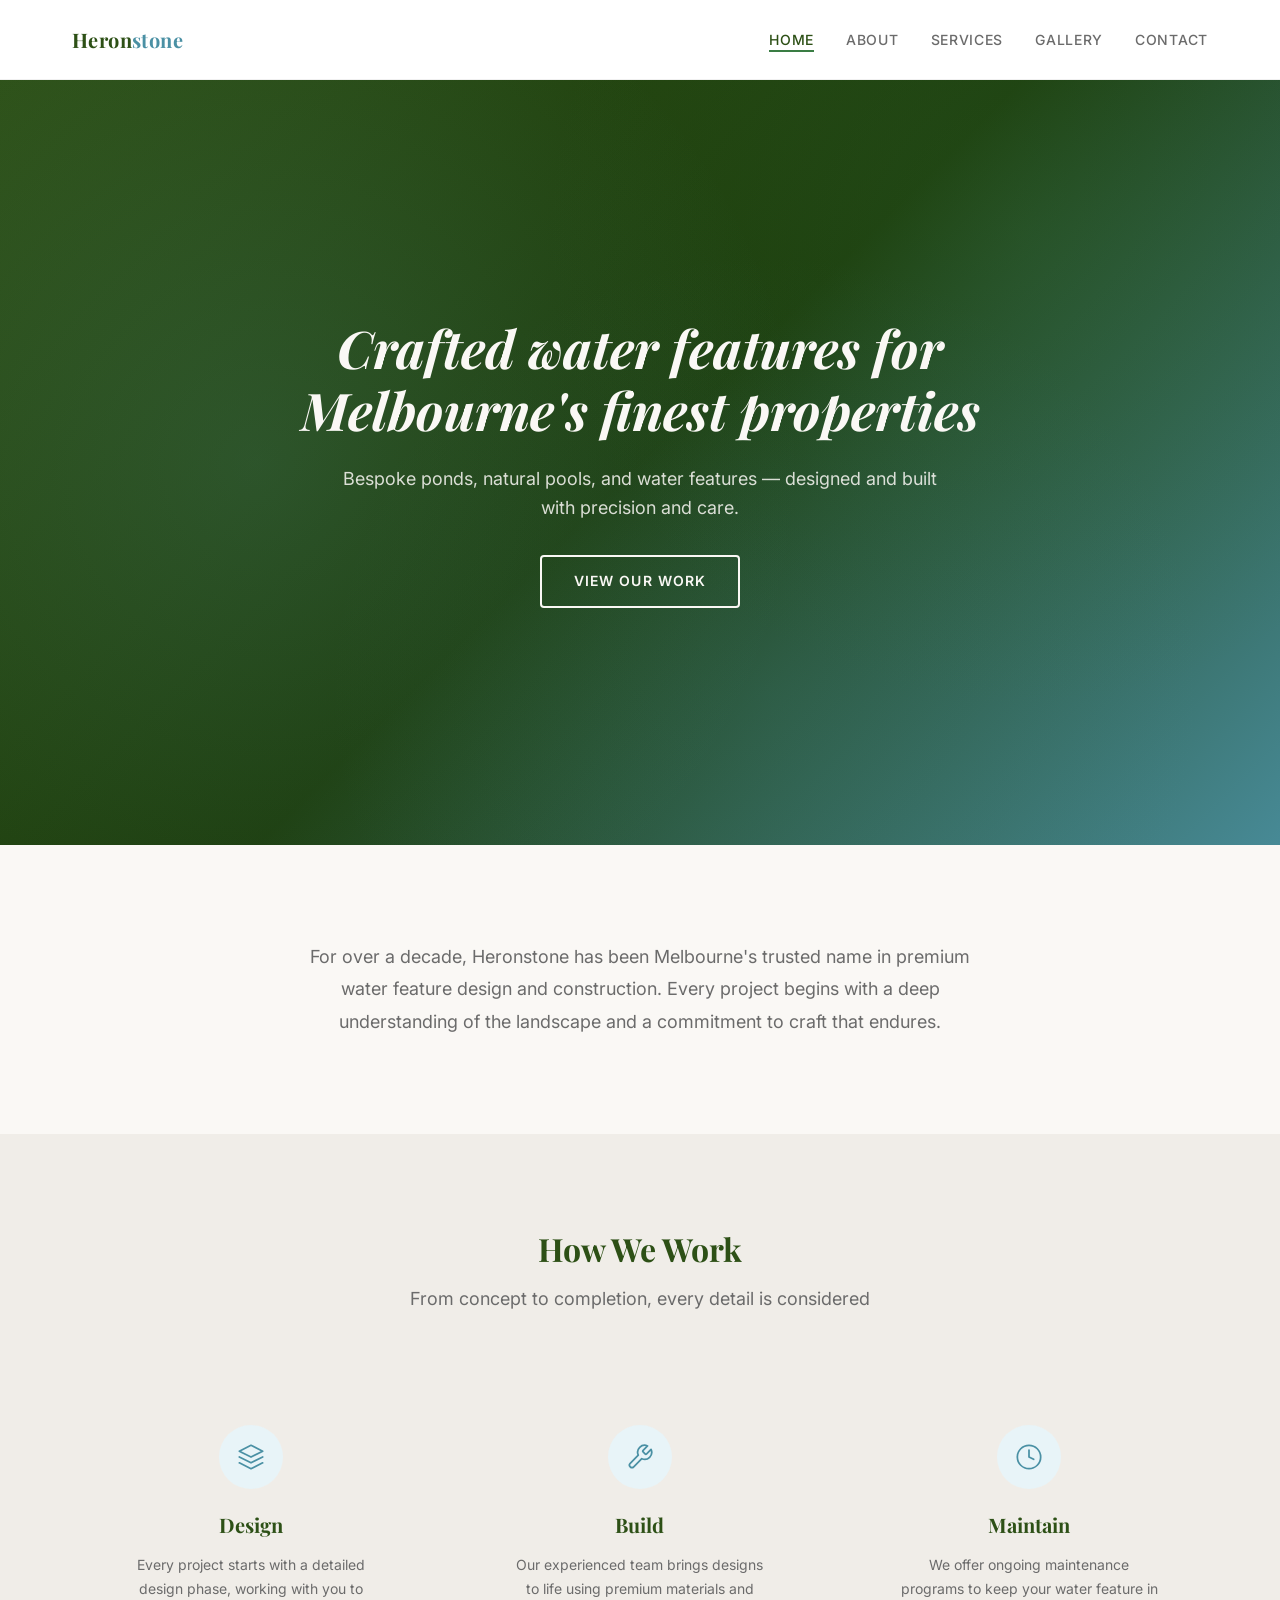
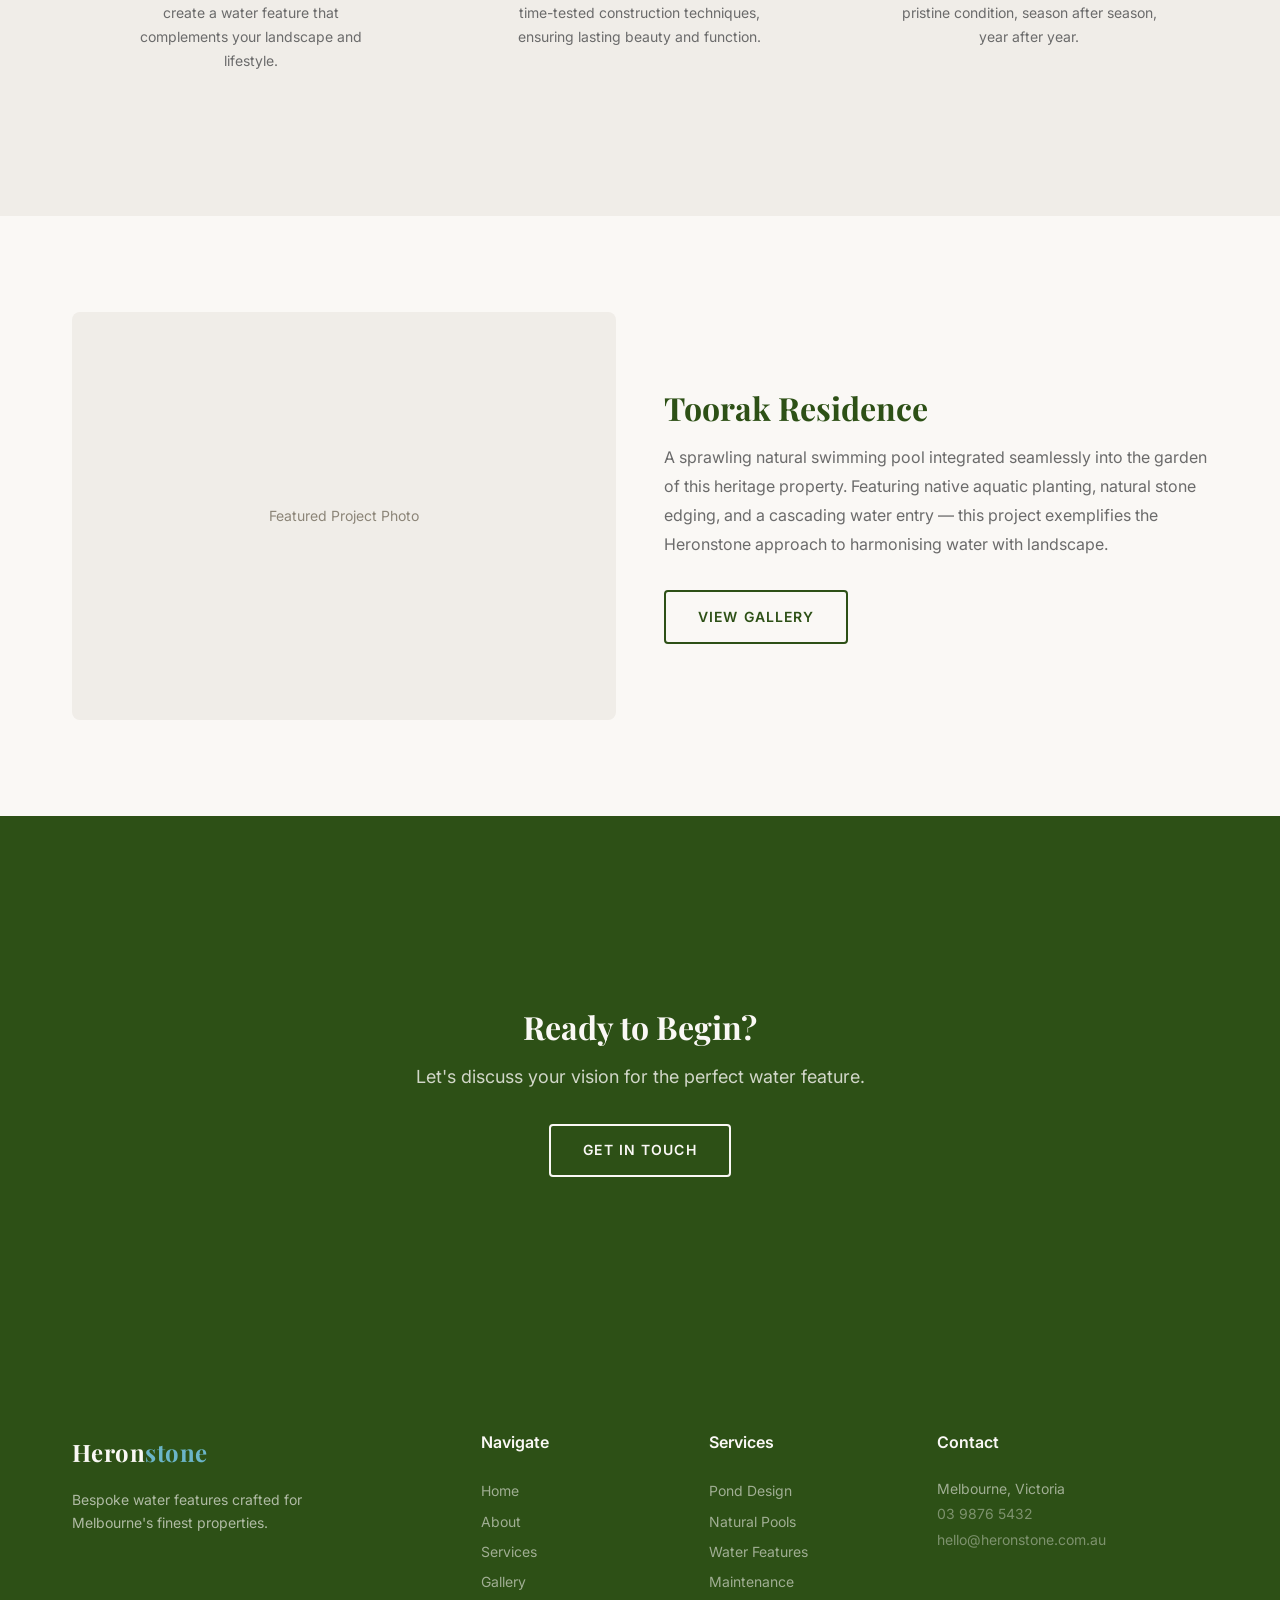
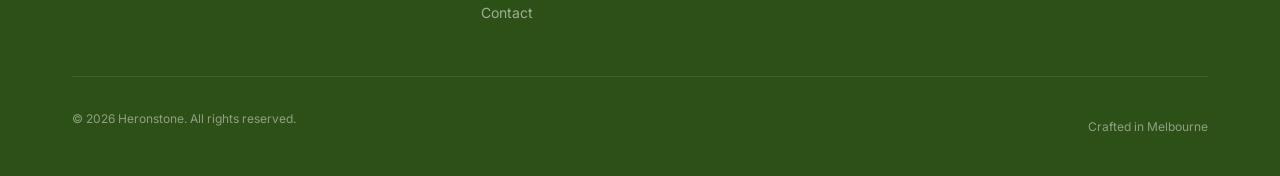
<file: index.html>
<!DOCTYPE html>
<html lang="en">
<head>
  <meta charset="UTF-8">
  <meta name="viewport" content="width=device-width, initial-scale=1.0">
  <title>Heronstone — Crafted Water Features for Melbourne's Finest Properties</title>
  <meta name="description" content="Heronstone designs and builds bespoke ponds, water features, and natural swimming pools for discerning Melbourne homeowners.">
  <link rel="preconnect" href="https://fonts.googleapis.com">
  <link rel="preconnect" href="https://fonts.gstatic.com" crossorigin>
  <link href="https://fonts.googleapis.com/css2?family=Inter:wght@400;500;600&family=Playfair+Display:ital,wght@0,700;1,700&display=swap" rel="stylesheet">
  <link rel="stylesheet" href="css/styles.css">
</head>
<body>

  <!-- Header -->
  <header class="header">
    <div class="container">
      <a href="index.html" class="logo">Heron<span>stone</span></a>
      <nav>
        <ul class="nav-links">
          <li><a href="index.html" class="active">Home</a></li>
          <li><a href="about.html">About</a></li>
          <li><a href="services.html">Services</a></li>
          <li><a href="gallery.html">Gallery</a></li>
          <li><a href="contact.html">Contact</a></li>
        </ul>
      </nav>
      <button class="nav-toggle" aria-label="Toggle navigation">
        <span></span>
        <span></span>
        <span></span>
      </button>
    </div>
    <div class="nav-overlay"></div>
  </header>

  <!-- Hero -->
  <section class="hero hero--home">
    <div class="hero__bg"></div>
    <div class="hero__bg--pattern"></div>
    <div class="hero__content">
      <h1>Crafted water features for Melbourne's finest properties</h1>
      <p>Bespoke ponds, natural pools, and water features — designed and built with precision and care.</p>
      <div>
        <a href="gallery.html" class="btn btn--outline">View Our Work</a>
      </div>
    </div>
  </section>

  <!-- Intro -->
  <section class="section">
    <div class="container">
      <div class="intro fade-in">
        <p>For over a decade, Heronstone has been Melbourne's trusted name in premium water feature design and construction. Every project begins with a deep understanding of the landscape and a commitment to craft that endures.</p>
      </div>
    </div>
  </section>

  <!-- Feature Highlights -->
  <section class="section section--stone">
    <div class="container">
      <div class="section-header fade-in">
        <h2>How We Work</h2>
        <p>From concept to completion, every detail is considered</p>
      </div>
      <div class="grid grid--3">
        <div class="feature-card fade-in">
          <div class="feature-card__icon">
            <svg viewBox="0 0 24 24">
              <path d="M12 2L2 7l10 5 10-5-10-5z"/>
              <path d="M2 17l10 5 10-5"/>
              <path d="M2 12l10 5 10-5"/>
            </svg>
          </div>
          <h3>Design</h3>
          <p>Every project starts with a detailed design phase, working with you to create a water feature that complements your landscape and lifestyle.</p>
        </div>
        <div class="feature-card fade-in">
          <div class="feature-card__icon">
            <svg viewBox="0 0 24 24">
              <path d="M14.7 6.3a1 1 0 0 0 0 1.4l1.6 1.6a1 1 0 0 0 1.4 0l3.77-3.77a6 6 0 0 1-7.94 7.94l-6.91 6.91a2.12 2.12 0 0 1-3-3l6.91-6.91a6 6 0 0 1 7.94-7.94l-3.76 3.76z"/>
            </svg>
          </div>
          <h3>Build</h3>
          <p>Our experienced team brings designs to life using premium materials and time-tested construction techniques, ensuring lasting beauty and function.</p>
        </div>
        <div class="feature-card fade-in">
          <div class="feature-card__icon">
            <svg viewBox="0 0 24 24">
              <path d="M12 22c5.523 0 10-4.477 10-10S17.523 2 12 2 2 6.477 2 12s4.477 10 10 10z"/>
              <path d="M12 6v6l4 2"/>
            </svg>
          </div>
          <h3>Maintain</h3>
          <p>We offer ongoing maintenance programs to keep your water feature in pristine condition, season after season, year after year.</p>
        </div>
      </div>
    </div>
  </section>

  <!-- Featured Project -->
  <section class="section">
    <div class="container">
      <div class="featured-project fade-in">
        <div class="featured-project__image">
          <span>Featured Project Photo</span>
        </div>
        <div class="featured-project__content">
          <h2>Toorak Residence</h2>
          <p>A sprawling natural swimming pool integrated seamlessly into the garden of this heritage property. Featuring native aquatic planting, natural stone edging, and a cascading water entry — this project exemplifies the Heronstone approach to harmonising water with landscape.</p>
          <a href="gallery.html" class="btn btn--outline-dark">View Gallery</a>
        </div>
      </div>
    </div>
  </section>

  <!-- CTA -->
  <section class="section section--green">
    <div class="container">
      <div class="cta fade-in">
        <h2>Ready to Begin?</h2>
        <p>Let's discuss your vision for the perfect water feature.</p>
        <a href="contact.html" class="btn btn--outline">Get in Touch</a>
      </div>
    </div>
  </section>

  <!-- Footer -->
  <footer class="footer">
    <div class="container">
      <div class="footer-grid">
        <div class="footer-brand">
          <a href="index.html" class="logo">Heron<span>stone</span></a>
          <p>Bespoke water features crafted for Melbourne's finest properties.</p>
        </div>
        <div>
          <h4>Navigate</h4>
          <ul class="footer-links">
            <li><a href="index.html">Home</a></li>
            <li><a href="about.html">About</a></li>
            <li><a href="services.html">Services</a></li>
            <li><a href="gallery.html">Gallery</a></li>
            <li><a href="contact.html">Contact</a></li>
          </ul>
        </div>
        <div>
          <h4>Services</h4>
          <ul class="footer-links">
            <li><a href="services.html">Pond Design</a></li>
            <li><a href="services.html">Natural Pools</a></li>
            <li><a href="services.html">Water Features</a></li>
            <li><a href="services.html">Maintenance</a></li>
          </ul>
        </div>
        <div class="footer-contact">
          <h4>Contact</h4>
          <p>
            Melbourne, Victoria<br>
            <a href="tel:+61398765432">03 9876 5432</a><br>
            <a href="mailto:hello@heronstone.com.au">hello@heronstone.com.au</a>
          </p>
        </div>
      </div>
      <div class="footer-bottom">
        <p>&copy; 2026 Heronstone. All rights reserved.</p>
        <p>Crafted in Melbourne</p>
      </div>
    </div>
  </footer>

  <script src="js/main.js"></script>
</body>
</html>
</file>
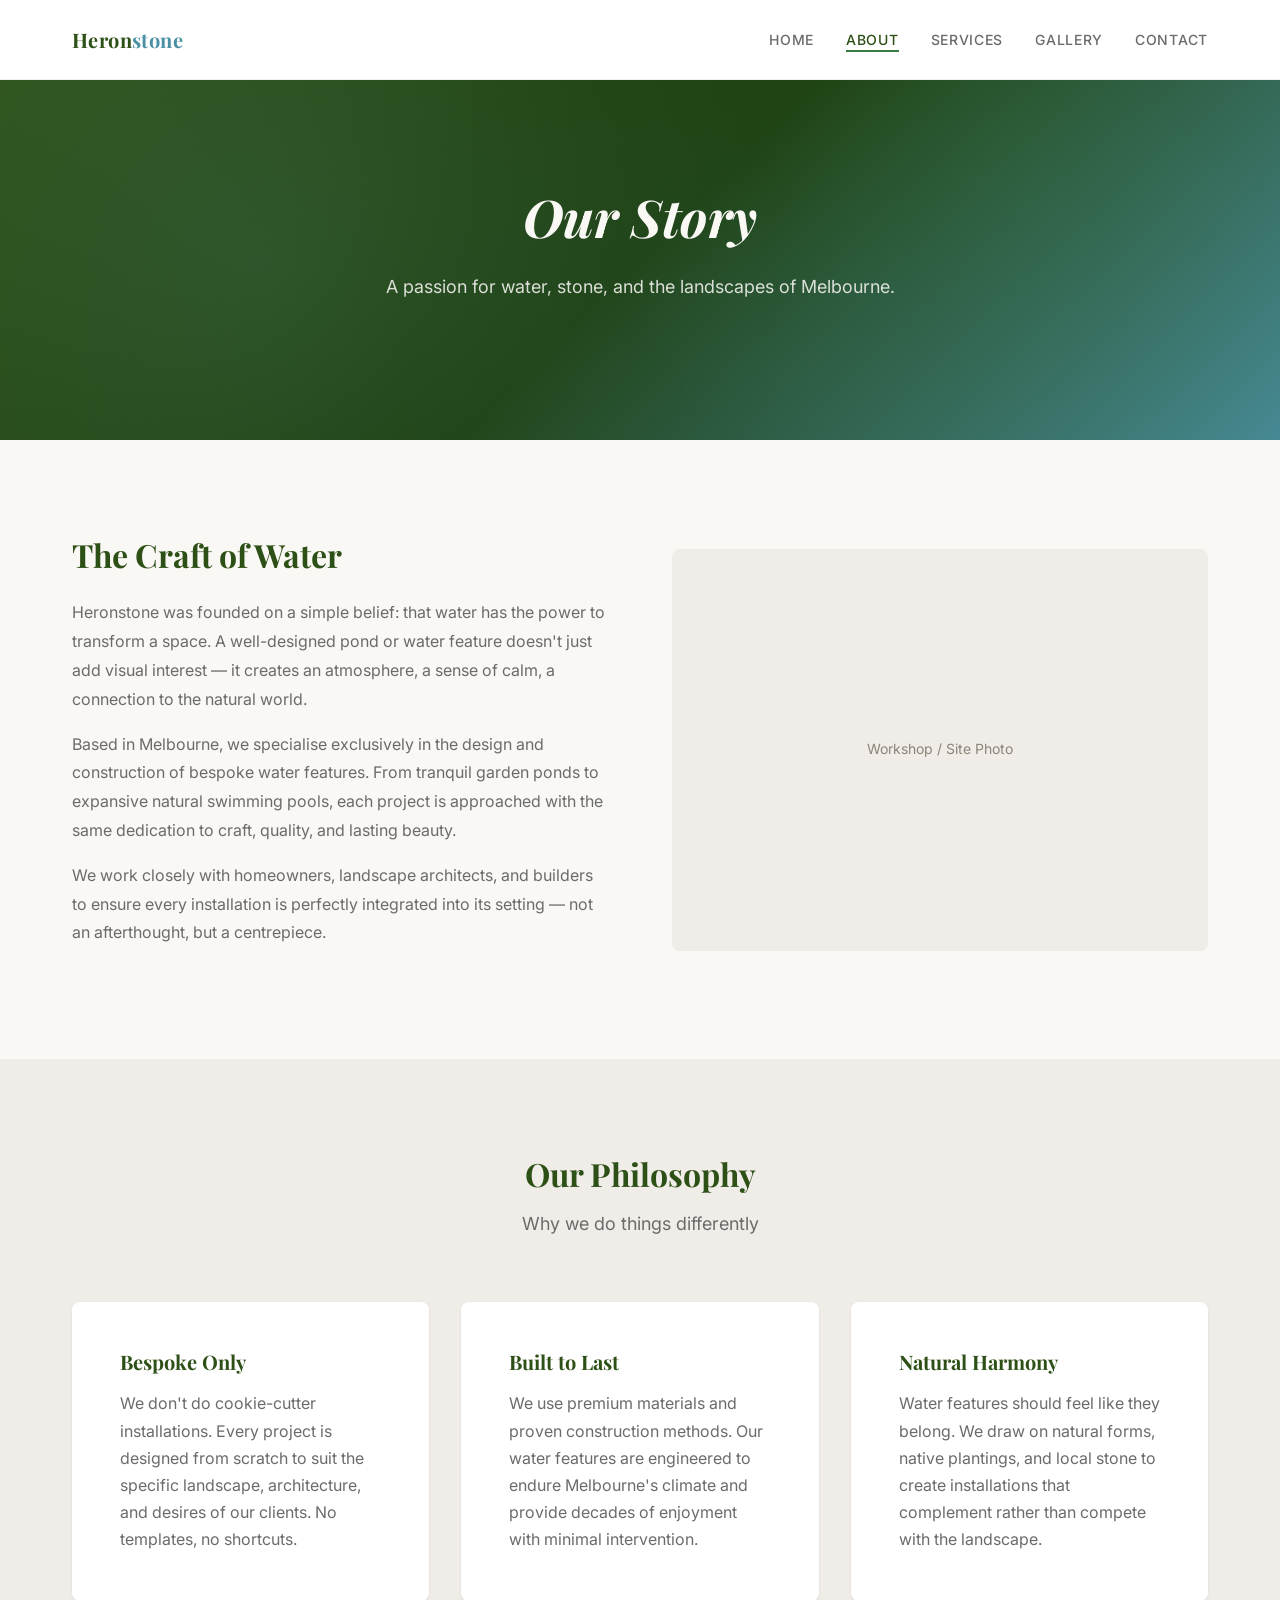
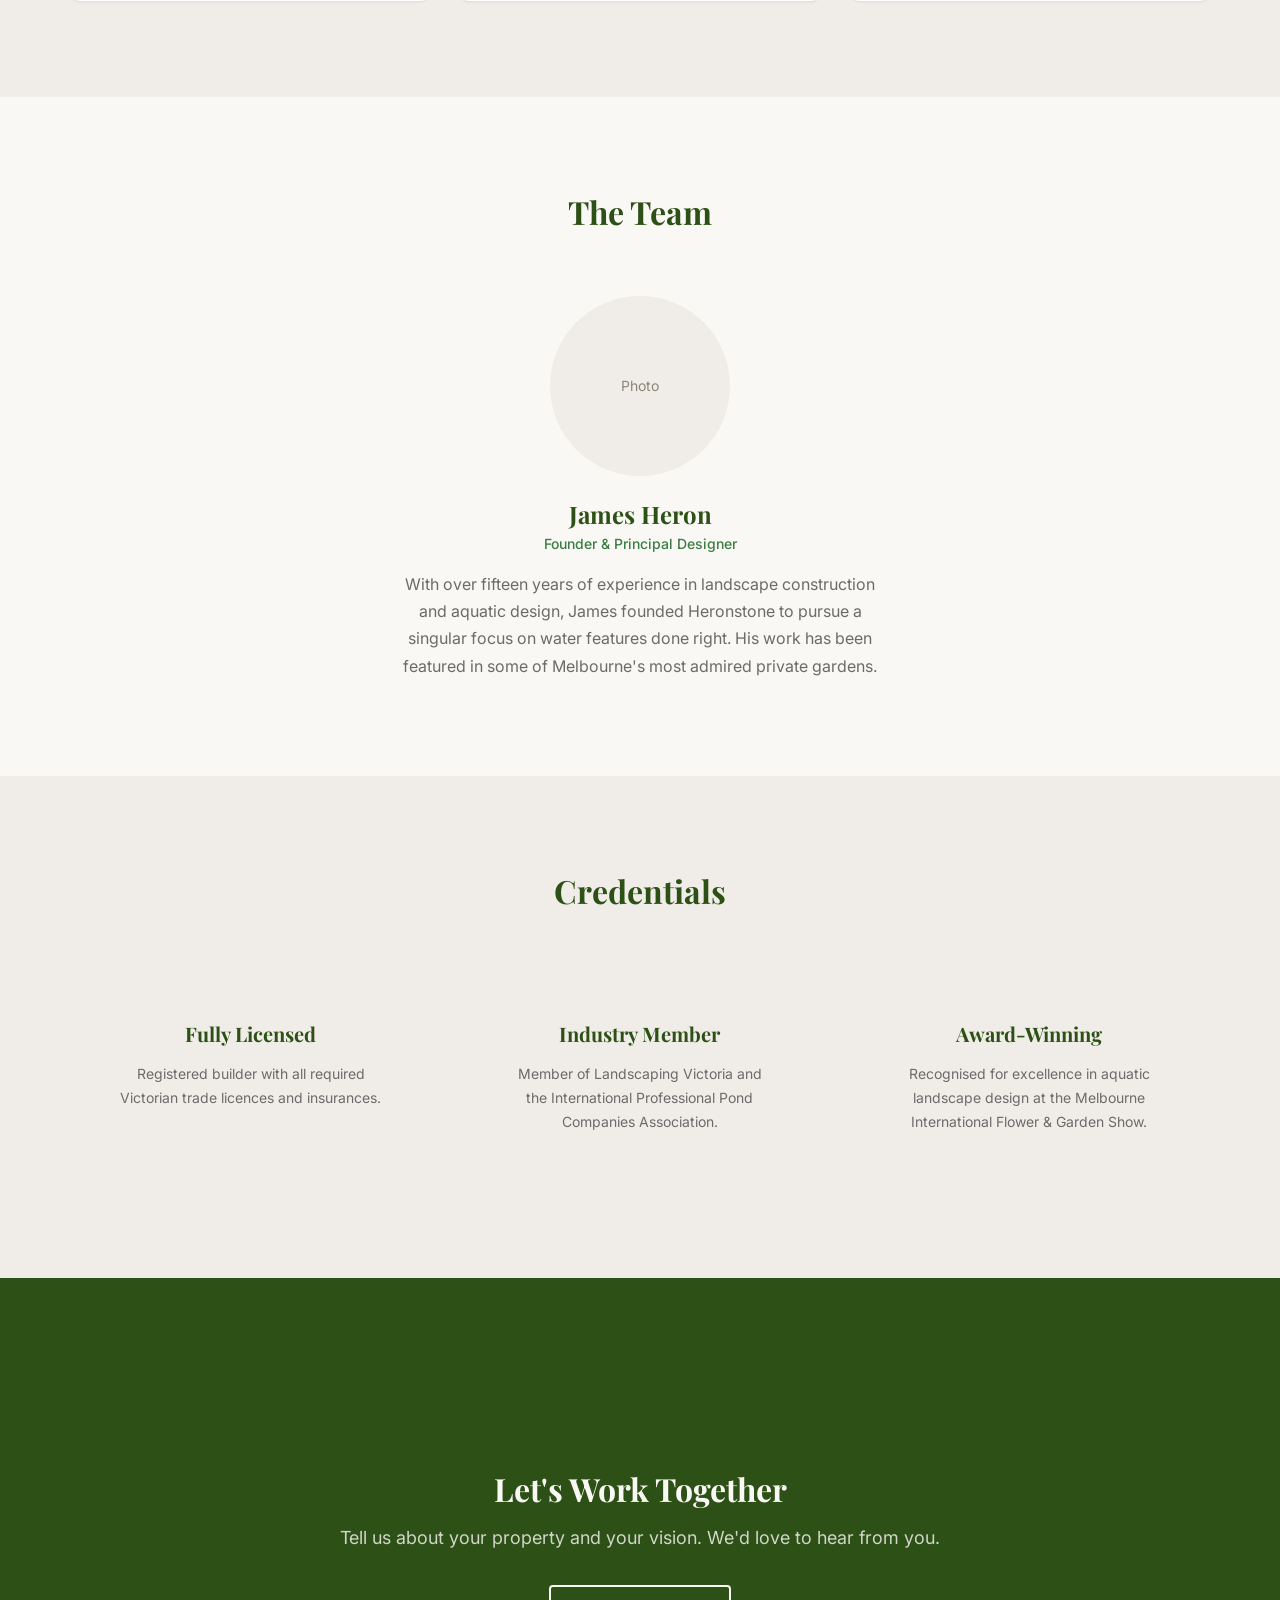
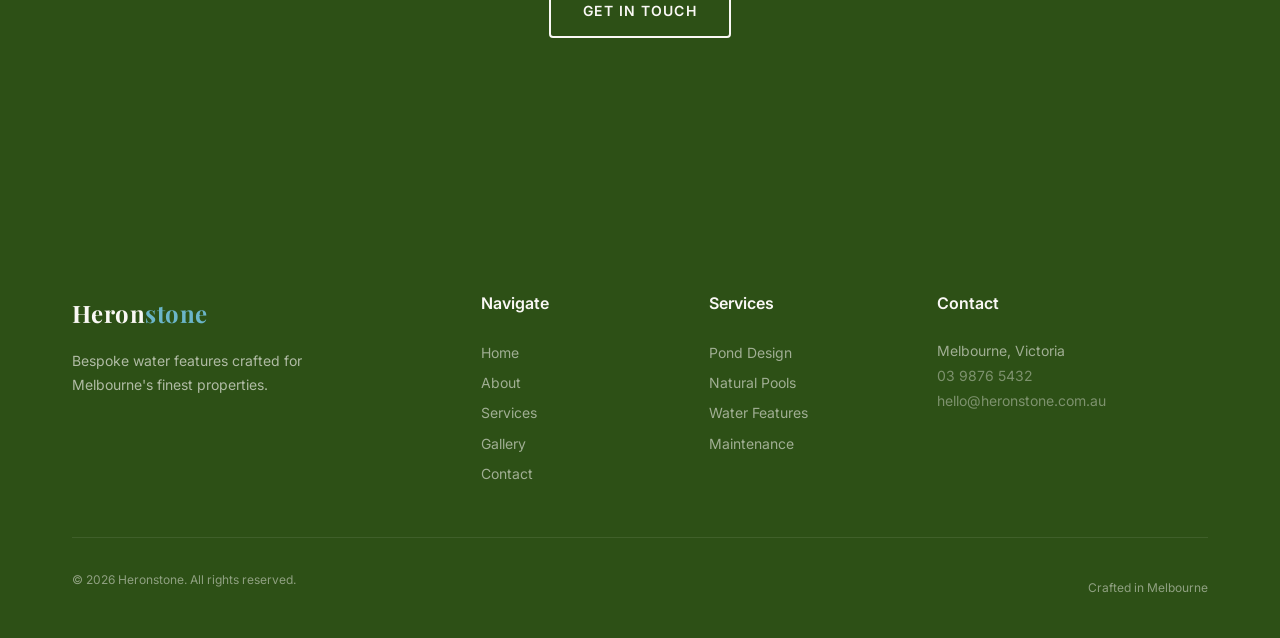
<file: about.html>
<!DOCTYPE html>
<html lang="en">
<head>
  <meta charset="UTF-8">
  <meta name="viewport" content="width=device-width, initial-scale=1.0">
  <title>About — Heronstone</title>
  <meta name="description" content="Learn about Heronstone's approach to designing and building premium water features in Melbourne.">
  <link rel="preconnect" href="https://fonts.googleapis.com">
  <link rel="preconnect" href="https://fonts.gstatic.com" crossorigin>
  <link href="https://fonts.googleapis.com/css2?family=Inter:wght@400;500;600&family=Playfair+Display:ital,wght@0,700;1,700&display=swap" rel="stylesheet">
  <link rel="stylesheet" href="css/styles.css">
</head>
<body>

  <!-- Header -->
  <header class="header">
    <div class="container">
      <a href="index.html" class="logo">Heron<span>stone</span></a>
      <nav>
        <ul class="nav-links">
          <li><a href="index.html">Home</a></li>
          <li><a href="about.html" class="active">About</a></li>
          <li><a href="services.html">Services</a></li>
          <li><a href="gallery.html">Gallery</a></li>
          <li><a href="contact.html">Contact</a></li>
        </ul>
      </nav>
      <button class="nav-toggle" aria-label="Toggle navigation">
        <span></span>
        <span></span>
        <span></span>
      </button>
    </div>
    <div class="nav-overlay"></div>
  </header>

  <!-- Hero -->
  <section class="hero hero--page">
    <div class="hero__bg"></div>
    <div class="hero__bg--pattern"></div>
    <div class="hero__content">
      <h1>Our Story</h1>
      <p>A passion for water, stone, and the landscapes of Melbourne.</p>
    </div>
  </section>

  <!-- About Content -->
  <section class="section">
    <div class="container">
      <div class="about-content fade-in">
        <div class="about-content__text">
          <h2>The Craft of Water</h2>
          <p>Heronstone was founded on a simple belief: that water has the power to transform a space. A well-designed pond or water feature doesn't just add visual interest — it creates an atmosphere, a sense of calm, a connection to the natural world.</p>
          <p>Based in Melbourne, we specialise exclusively in the design and construction of bespoke water features. From tranquil garden ponds to expansive natural swimming pools, each project is approached with the same dedication to craft, quality, and lasting beauty.</p>
          <p>We work closely with homeowners, landscape architects, and builders to ensure every installation is perfectly integrated into its setting — not an afterthought, but a centrepiece.</p>
        </div>
        <div class="about-content__image">
          <span>Workshop / Site Photo</span>
        </div>
      </div>
    </div>
  </section>

  <!-- Philosophy -->
  <section class="section section--stone">
    <div class="container">
      <div class="section-header fade-in">
        <h2>Our Philosophy</h2>
        <p>Why we do things differently</p>
      </div>
      <div class="philosophy-grid">
        <div class="philosophy-card fade-in">
          <h3>Bespoke Only</h3>
          <p>We don't do cookie-cutter installations. Every project is designed from scratch to suit the specific landscape, architecture, and desires of our clients. No templates, no shortcuts.</p>
        </div>
        <div class="philosophy-card fade-in">
          <h3>Built to Last</h3>
          <p>We use premium materials and proven construction methods. Our water features are engineered to endure Melbourne's climate and provide decades of enjoyment with minimal intervention.</p>
        </div>
        <div class="philosophy-card fade-in">
          <h3>Natural Harmony</h3>
          <p>Water features should feel like they belong. We draw on natural forms, native plantings, and local stone to create installations that complement rather than compete with the landscape.</p>
        </div>
      </div>
    </div>
  </section>

  <!-- Team -->
  <section class="section">
    <div class="container">
      <div class="section-header fade-in">
        <h2>The Team</h2>
      </div>
      <div class="team-member fade-in">
        <div class="team-member__photo">
          <span>Photo</span>
        </div>
        <h3>James Heron</h3>
        <p class="team-member__role">Founder & Principal Designer</p>
        <p>With over fifteen years of experience in landscape construction and aquatic design, James founded Heronstone to pursue a singular focus on water features done right. His work has been featured in some of Melbourne's most admired private gardens.</p>
      </div>
    </div>
  </section>

  <!-- Credentials -->
  <section class="section section--stone">
    <div class="container">
      <div class="section-header fade-in">
        <h2>Credentials</h2>
      </div>
      <div class="grid grid--3">
        <div class="feature-card fade-in">
          <h3>Fully Licensed</h3>
          <p>Registered builder with all required Victorian trade licences and insurances.</p>
        </div>
        <div class="feature-card fade-in">
          <h3>Industry Member</h3>
          <p>Member of Landscaping Victoria and the International Professional Pond Companies Association.</p>
        </div>
        <div class="feature-card fade-in">
          <h3>Award-Winning</h3>
          <p>Recognised for excellence in aquatic landscape design at the Melbourne International Flower & Garden Show.</p>
        </div>
      </div>
    </div>
  </section>

  <!-- CTA -->
  <section class="section section--green">
    <div class="container">
      <div class="cta fade-in">
        <h2>Let's Work Together</h2>
        <p>Tell us about your property and your vision. We'd love to hear from you.</p>
        <a href="contact.html" class="btn btn--outline">Get in Touch</a>
      </div>
    </div>
  </section>

  <!-- Footer -->
  <footer class="footer">
    <div class="container">
      <div class="footer-grid">
        <div class="footer-brand">
          <a href="index.html" class="logo">Heron<span>stone</span></a>
          <p>Bespoke water features crafted for Melbourne's finest properties.</p>
        </div>
        <div>
          <h4>Navigate</h4>
          <ul class="footer-links">
            <li><a href="index.html">Home</a></li>
            <li><a href="about.html">About</a></li>
            <li><a href="services.html">Services</a></li>
            <li><a href="gallery.html">Gallery</a></li>
            <li><a href="contact.html">Contact</a></li>
          </ul>
        </div>
        <div>
          <h4>Services</h4>
          <ul class="footer-links">
            <li><a href="services.html">Pond Design</a></li>
            <li><a href="services.html">Natural Pools</a></li>
            <li><a href="services.html">Water Features</a></li>
            <li><a href="services.html">Maintenance</a></li>
          </ul>
        </div>
        <div class="footer-contact">
          <h4>Contact</h4>
          <p>
            Melbourne, Victoria<br>
            <a href="tel:+61398765432">03 9876 5432</a><br>
            <a href="mailto:hello@heronstone.com.au">hello@heronstone.com.au</a>
          </p>
        </div>
      </div>
      <div class="footer-bottom">
        <p>&copy; 2026 Heronstone. All rights reserved.</p>
        <p>Crafted in Melbourne</p>
      </div>
    </div>
  </footer>

  <script src="js/main.js"></script>
</body>
</html>
</file>
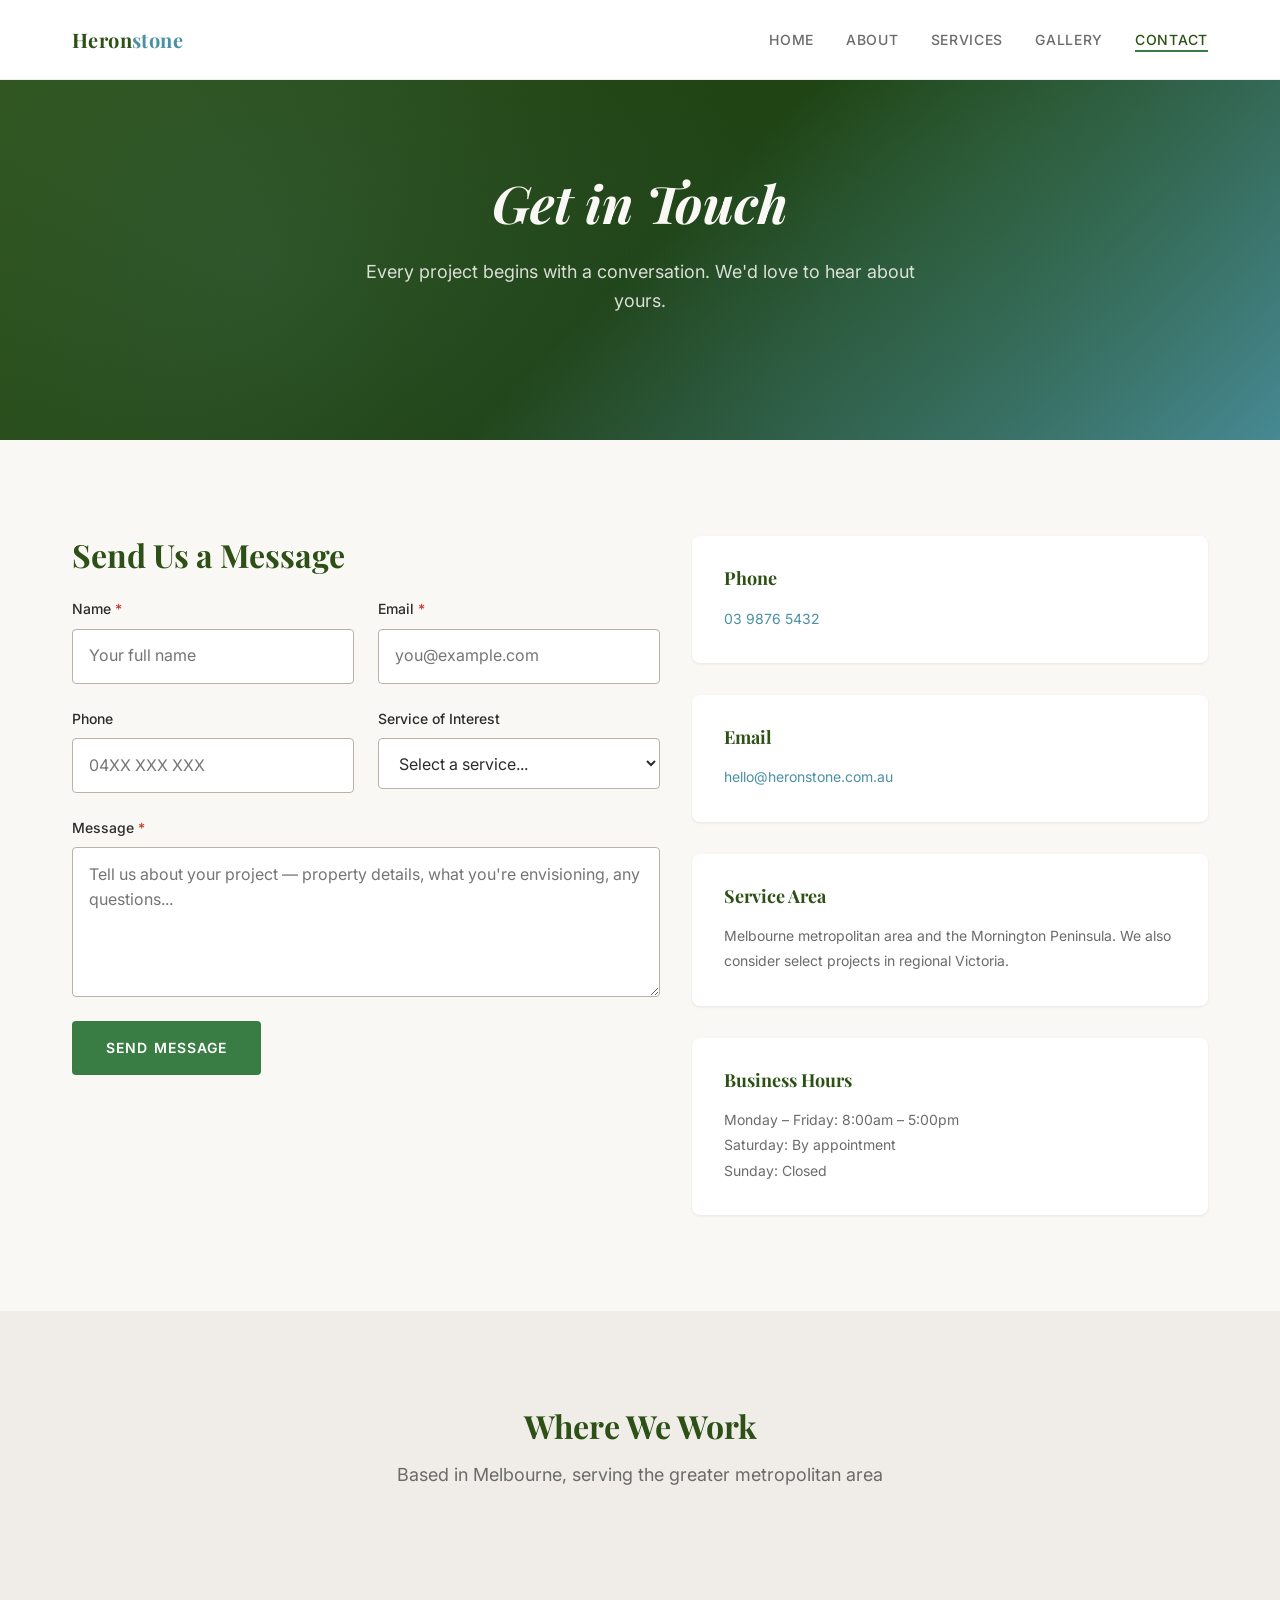
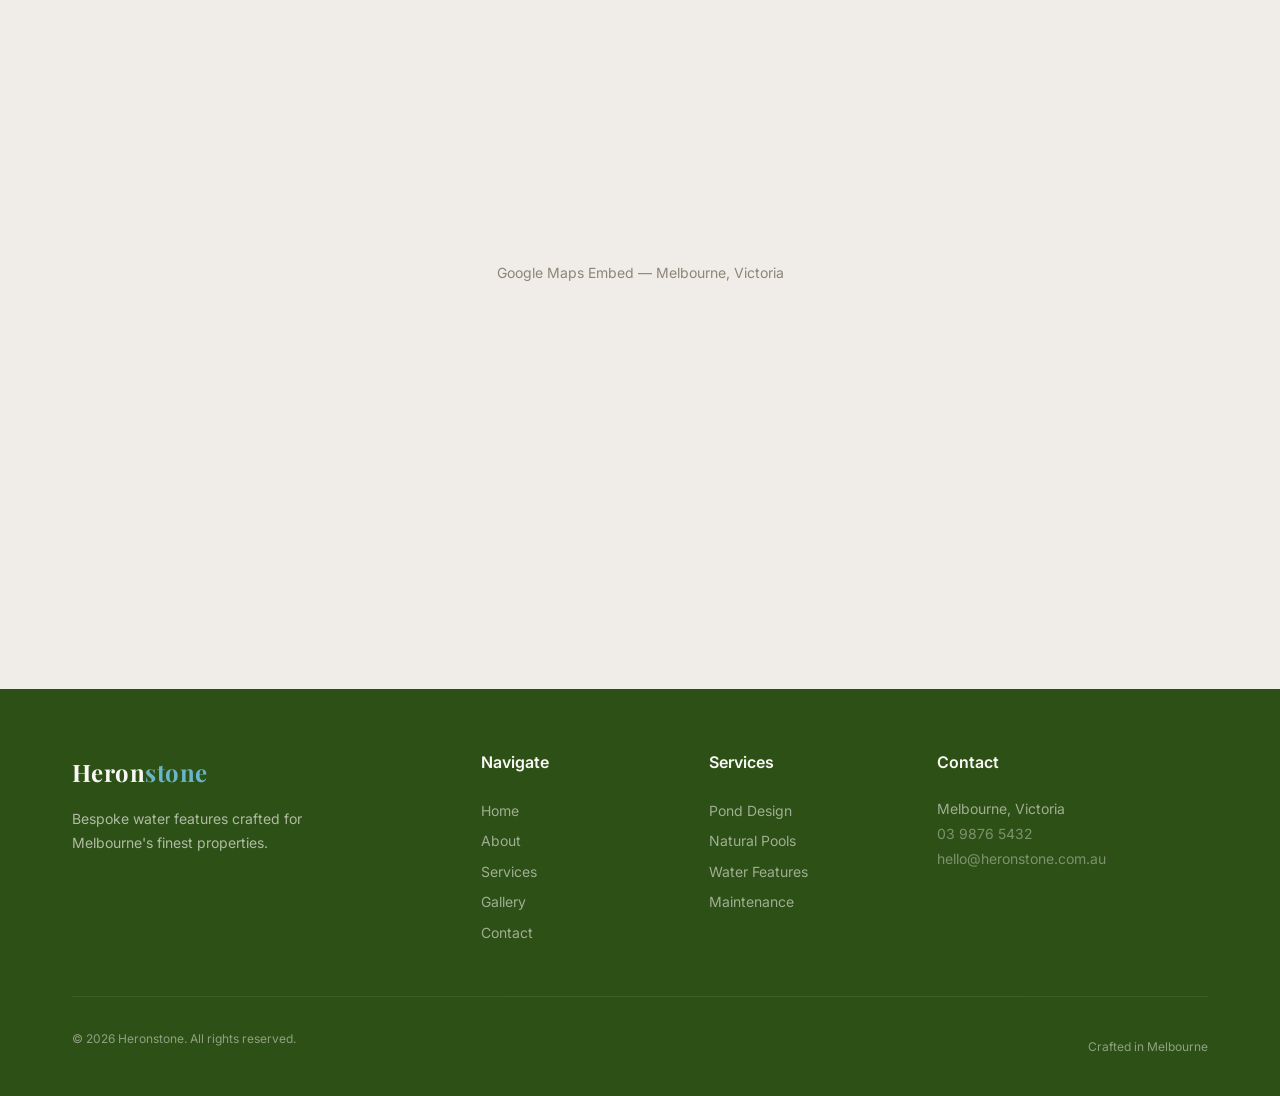
<file: contact.html>
<!DOCTYPE html>
<html lang="en">
<head>
  <meta charset="UTF-8">
  <meta name="viewport" content="width=device-width, initial-scale=1.0">
  <title>Contact — Heronstone</title>
  <meta name="description" content="Get in touch with Heronstone to discuss your water feature project in Melbourne.">
  <link rel="preconnect" href="https://fonts.googleapis.com">
  <link rel="preconnect" href="https://fonts.gstatic.com" crossorigin>
  <link href="https://fonts.googleapis.com/css2?family=Inter:wght@400;500;600&family=Playfair+Display:ital,wght@0,700;1,700&display=swap" rel="stylesheet">
  <link rel="stylesheet" href="css/styles.css">
</head>
<body>

  <!-- Header -->
  <header class="header">
    <div class="container">
      <a href="index.html" class="logo">Heron<span>stone</span></a>
      <nav>
        <ul class="nav-links">
          <li><a href="index.html">Home</a></li>
          <li><a href="about.html">About</a></li>
          <li><a href="services.html">Services</a></li>
          <li><a href="gallery.html">Gallery</a></li>
          <li><a href="contact.html" class="active">Contact</a></li>
        </ul>
      </nav>
      <button class="nav-toggle" aria-label="Toggle navigation">
        <span></span>
        <span></span>
        <span></span>
      </button>
    </div>
    <div class="nav-overlay"></div>
  </header>

  <!-- Hero -->
  <section class="hero hero--page">
    <div class="hero__bg"></div>
    <div class="hero__bg--pattern"></div>
    <div class="hero__content">
      <h1>Get in Touch</h1>
      <p>Every project begins with a conversation. We'd love to hear about yours.</p>
    </div>
  </section>

  <!-- Contact Form -->
  <section class="section">
    <div class="container">
      <div class="grid grid--2">

        <!-- Form -->
        <div class="fade-in">
          <h2 style="margin-bottom: var(--space-lg);">Send Us a Message</h2>
          <form id="contact-form" novalidate>
            <div class="form-grid">
              <div class="form-grid form-grid--2col">
                <div class="form-group">
                  <label for="name">Name <span class="required">*</span></label>
                  <input type="text" id="name" name="name" required placeholder="Your full name">
                  <span class="error-message">Please enter your name.</span>
                </div>
                <div class="form-group">
                  <label for="email">Email <span class="required">*</span></label>
                  <input type="email" id="email" name="email" required placeholder="you@example.com">
                  <span class="error-message">Please enter a valid email address.</span>
                </div>
              </div>
              <div class="form-grid form-grid--2col">
                <div class="form-group">
                  <label for="phone">Phone</label>
                  <input type="tel" id="phone" name="phone" placeholder="04XX XXX XXX">
                </div>
                <div class="form-group">
                  <label for="service">Service of Interest</label>
                  <select id="service" name="service">
                    <option value="">Select a service...</option>
                    <option value="pond">Pond Design & Construction</option>
                    <option value="pool">Natural Swimming Pool</option>
                    <option value="feature">Water Feature / Fountain</option>
                    <option value="koi">Koi Pond</option>
                    <option value="maintenance">Maintenance & Restoration</option>
                    <option value="other">Other</option>
                  </select>
                </div>
              </div>
              <div class="form-group">
                <label for="message">Message <span class="required">*</span></label>
                <textarea id="message" name="message" required placeholder="Tell us about your project — property details, what you're envisioning, any questions..."></textarea>
                <span class="error-message">Please enter a message.</span>
              </div>
              <div>
                <button type="submit" class="btn btn--primary">Send Message</button>
              </div>
            </div>
          </form>
          <div class="form-success" id="form-success">
            <h3>Message Sent</h3>
            <p>Thank you for your enquiry. We'll be in touch within one business day.</p>
          </div>
        </div>

        <!-- Contact Info -->
        <div class="fade-in">
          <div class="contact-info-grid" style="grid-template-columns: 1fr;">
            <div class="contact-info-card">
              <h3>Phone</h3>
              <p><a href="tel:+61398765432">03 9876 5432</a></p>
            </div>
            <div class="contact-info-card">
              <h3>Email</h3>
              <p><a href="mailto:hello@heronstone.com.au">hello@heronstone.com.au</a></p>
            </div>
            <div class="contact-info-card">
              <h3>Service Area</h3>
              <p>Melbourne metropolitan area and the Mornington Peninsula. We also consider select projects in regional Victoria.</p>
            </div>
            <div class="contact-info-card">
              <h3>Business Hours</h3>
              <ul>
                <li>Monday – Friday: 8:00am – 5:00pm</li>
                <li>Saturday: By appointment</li>
                <li>Sunday: Closed</li>
              </ul>
            </div>
          </div>
        </div>

      </div>
    </div>
  </section>

  <!-- Map -->
  <section class="section section--stone">
    <div class="container">
      <div class="section-header fade-in">
        <h2>Where We Work</h2>
        <p>Based in Melbourne, serving the greater metropolitan area</p>
      </div>
      <div class="map-placeholder fade-in">
        <span>Google Maps Embed — Melbourne, Victoria</span>
      </div>
    </div>
  </section>

  <!-- Footer -->
  <footer class="footer">
    <div class="container">
      <div class="footer-grid">
        <div class="footer-brand">
          <a href="index.html" class="logo">Heron<span>stone</span></a>
          <p>Bespoke water features crafted for Melbourne's finest properties.</p>
        </div>
        <div>
          <h4>Navigate</h4>
          <ul class="footer-links">
            <li><a href="index.html">Home</a></li>
            <li><a href="about.html">About</a></li>
            <li><a href="services.html">Services</a></li>
            <li><a href="gallery.html">Gallery</a></li>
            <li><a href="contact.html">Contact</a></li>
          </ul>
        </div>
        <div>
          <h4>Services</h4>
          <ul class="footer-links">
            <li><a href="services.html">Pond Design</a></li>
            <li><a href="services.html">Natural Pools</a></li>
            <li><a href="services.html">Water Features</a></li>
            <li><a href="services.html">Maintenance</a></li>
          </ul>
        </div>
        <div class="footer-contact">
          <h4>Contact</h4>
          <p>
            Melbourne, Victoria<br>
            <a href="tel:+61398765432">03 9876 5432</a><br>
            <a href="mailto:hello@heronstone.com.au">hello@heronstone.com.au</a>
          </p>
        </div>
      </div>
      <div class="footer-bottom">
        <p>&copy; 2026 Heronstone. All rights reserved.</p>
        <p>Crafted in Melbourne</p>
      </div>
    </div>
  </footer>

  <script src="js/main.js"></script>
</body>
</html>
</file>
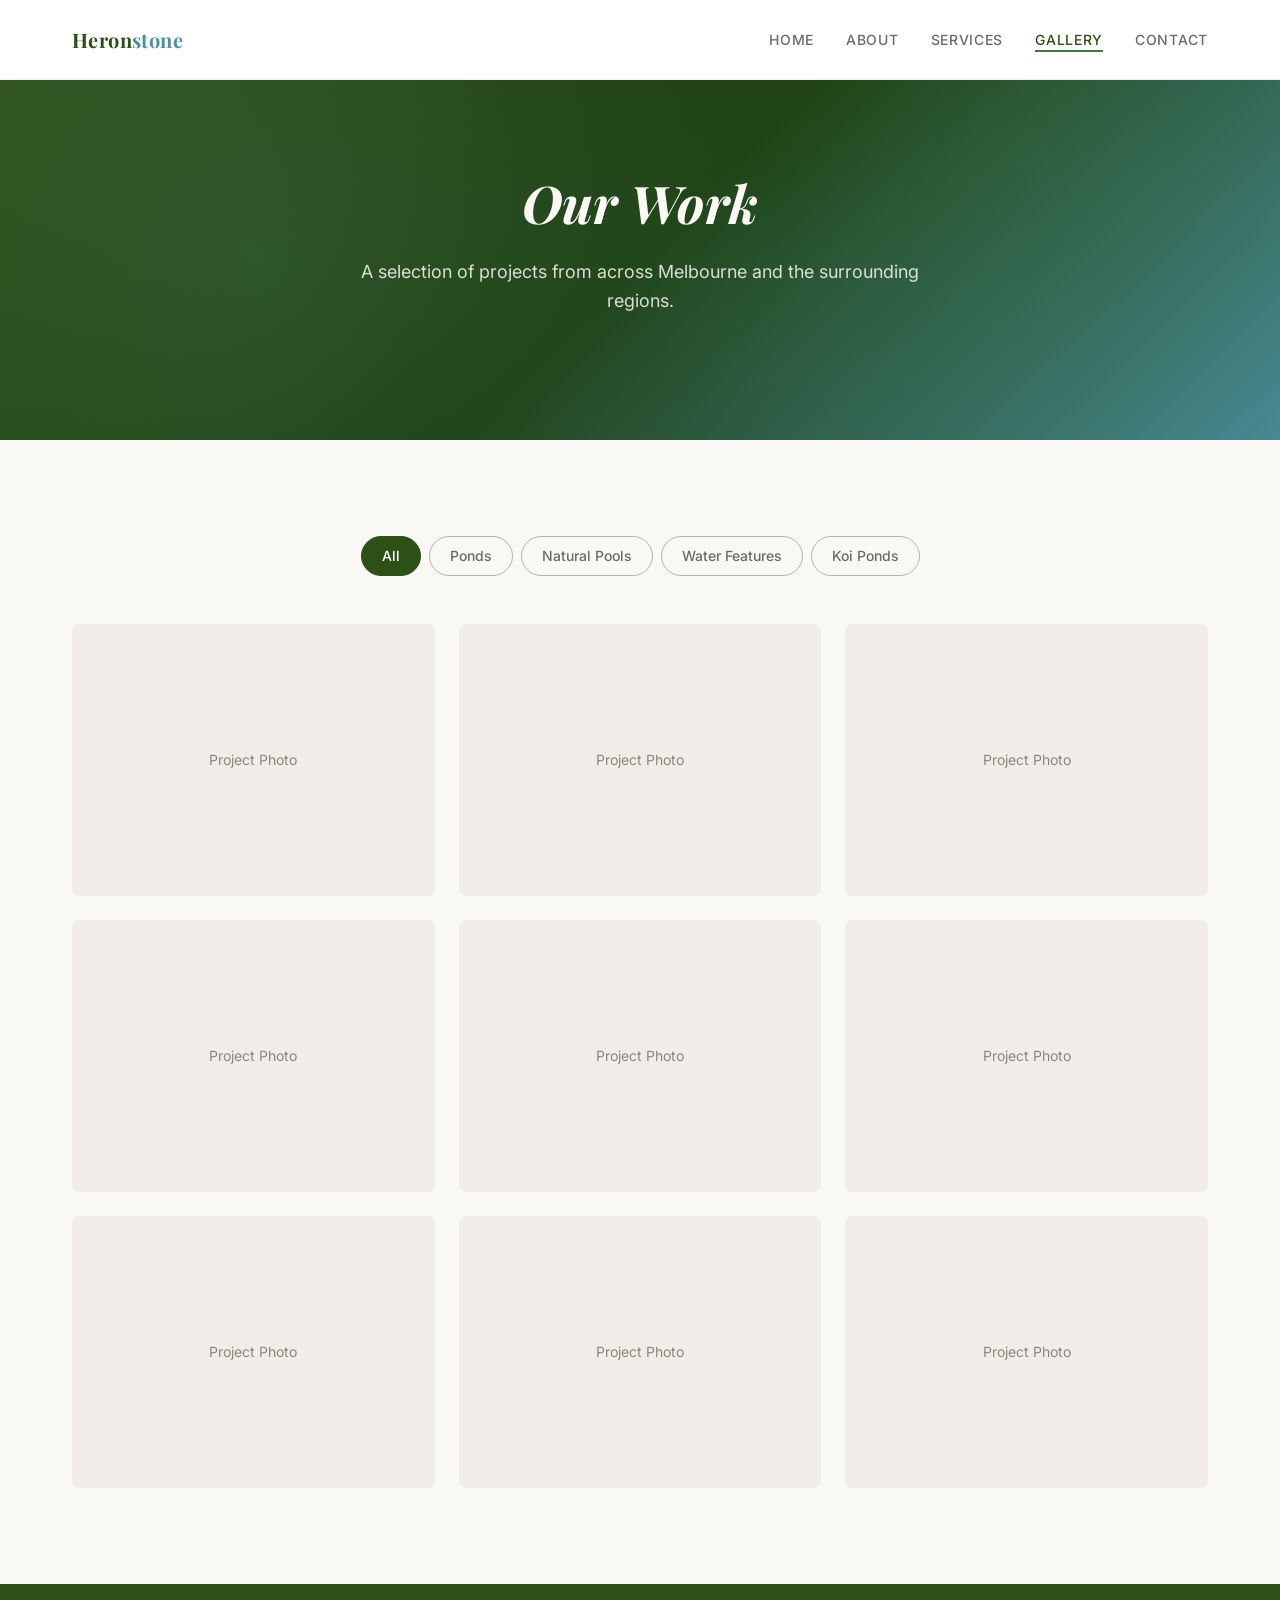
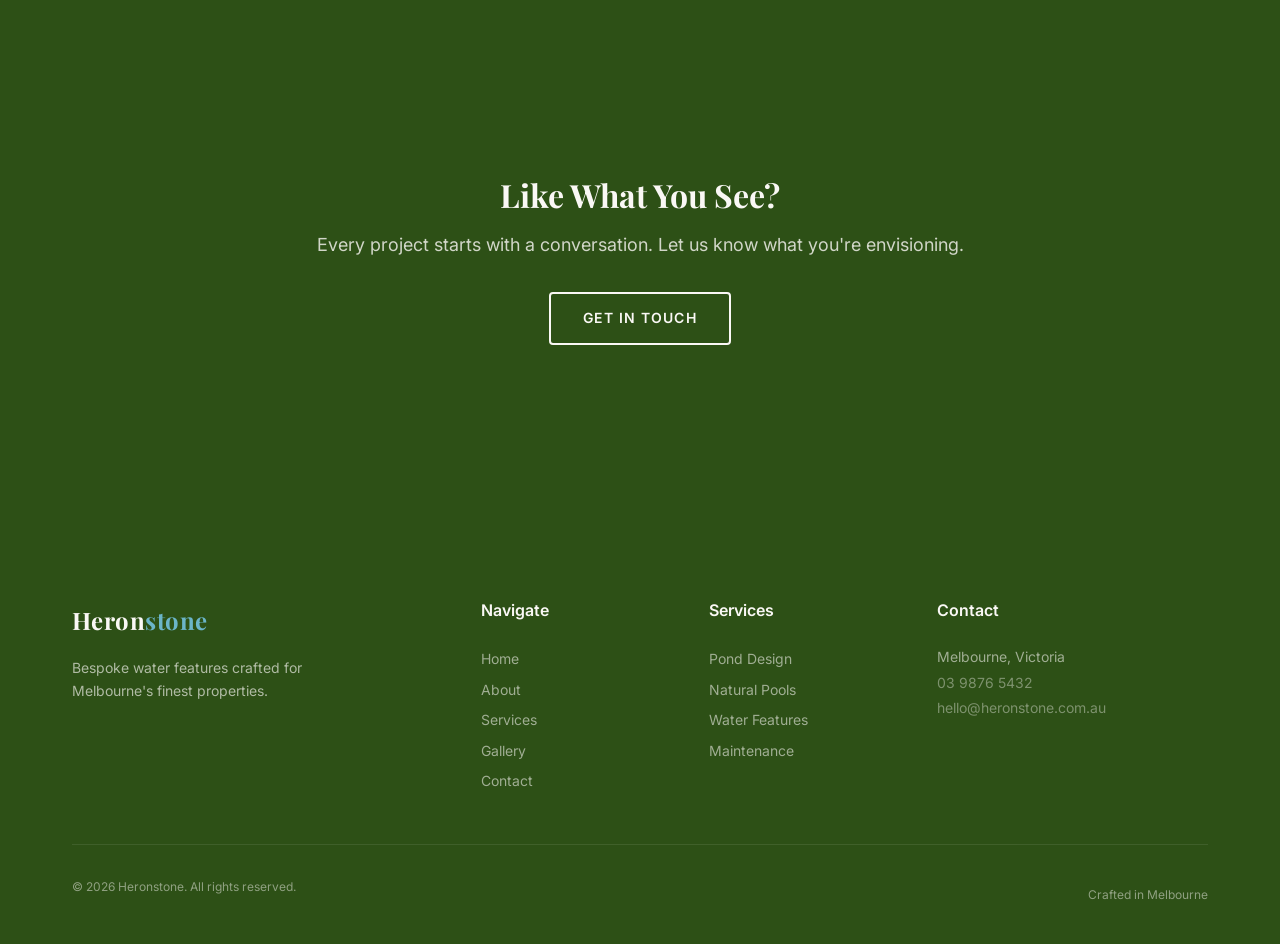
<file: gallery.html>
<!DOCTYPE html>
<html lang="en">
<head>
  <meta charset="UTF-8">
  <meta name="viewport" content="width=device-width, initial-scale=1.0">
  <title>Gallery — Heronstone</title>
  <meta name="description" content="Browse our portfolio of bespoke ponds, natural swimming pools, and water features across Melbourne.">
  <link rel="preconnect" href="https://fonts.googleapis.com">
  <link rel="preconnect" href="https://fonts.gstatic.com" crossorigin>
  <link href="https://fonts.googleapis.com/css2?family=Inter:wght@400;500;600&family=Playfair+Display:ital,wght@0,700;1,700&display=swap" rel="stylesheet">
  <link rel="stylesheet" href="css/styles.css">
</head>
<body>

  <!-- Header -->
  <header class="header">
    <div class="container">
      <a href="index.html" class="logo">Heron<span>stone</span></a>
      <nav>
        <ul class="nav-links">
          <li><a href="index.html">Home</a></li>
          <li><a href="about.html">About</a></li>
          <li><a href="services.html">Services</a></li>
          <li><a href="gallery.html" class="active">Gallery</a></li>
          <li><a href="contact.html">Contact</a></li>
        </ul>
      </nav>
      <button class="nav-toggle" aria-label="Toggle navigation">
        <span></span>
        <span></span>
        <span></span>
      </button>
    </div>
    <div class="nav-overlay"></div>
  </header>

  <!-- Hero -->
  <section class="hero hero--page">
    <div class="hero__bg"></div>
    <div class="hero__bg--pattern"></div>
    <div class="hero__content">
      <h1>Our Work</h1>
      <p>A selection of projects from across Melbourne and the surrounding regions.</p>
    </div>
  </section>

  <!-- Gallery -->
  <section class="section">
    <div class="container">

      <!-- Filters -->
      <div class="gallery-filters fade-in">
        <button class="filter-btn active" data-filter="all">All</button>
        <button class="filter-btn" data-filter="ponds">Ponds</button>
        <button class="filter-btn" data-filter="pools">Natural Pools</button>
        <button class="filter-btn" data-filter="features">Water Features</button>
        <button class="filter-btn" data-filter="koi">Koi Ponds</button>
      </div>

      <!-- Gallery Grid -->
      <div class="gallery-grid">

        <div class="gallery-item fade-in" data-category="ponds" data-title="Toorak Garden Pond" data-description="A naturalistic garden pond with native plantings and sandstone edging.">
          <div class="gallery-item__image">
            <span>Project Photo</span>
          </div>
          <div class="gallery-item__overlay">
            <h3>Toorak Garden Pond</h3>
            <p>Ponds</p>
          </div>
        </div>

        <div class="gallery-item fade-in" data-category="pools" data-title="Brighton Natural Pool" data-description="A chemical-free natural swimming pool with integrated regeneration zone and timber decking.">
          <div class="gallery-item__image">
            <span>Project Photo</span>
          </div>
          <div class="gallery-item__overlay">
            <h3>Brighton Natural Pool</h3>
            <p>Natural Pools</p>
          </div>
        </div>

        <div class="gallery-item fade-in" data-category="features" data-title="Hawthorn Blade Waterfall" data-description="A contemporary stainless steel blade waterfall set into a bluestone wall.">
          <div class="gallery-item__image">
            <span>Project Photo</span>
          </div>
          <div class="gallery-item__overlay">
            <h3>Hawthorn Blade Waterfall</h3>
            <p>Water Features</p>
          </div>
        </div>

        <div class="gallery-item fade-in" data-category="koi" data-title="Canterbury Koi Pond" data-description="A purpose-built koi habitat with multi-stage filtration and viewing window.">
          <div class="gallery-item__image">
            <span>Project Photo</span>
          </div>
          <div class="gallery-item__overlay">
            <h3>Canterbury Koi Pond</h3>
            <p>Koi Ponds</p>
          </div>
        </div>

        <div class="gallery-item fade-in" data-category="ponds" data-title="Portsea Estate Pond" data-description="A large-scale estate pond with island planting and natural stone beach entry.">
          <div class="gallery-item__image">
            <span>Project Photo</span>
          </div>
          <div class="gallery-item__overlay">
            <h3>Portsea Estate Pond</h3>
            <p>Ponds</p>
          </div>
        </div>

        <div class="gallery-item fade-in" data-category="features" data-title="South Yarra Courtyard Feature" data-description="A compact courtyard water feature with recirculating cascade and mood lighting.">
          <div class="gallery-item__image">
            <span>Project Photo</span>
          </div>
          <div class="gallery-item__overlay">
            <h3>South Yarra Courtyard Feature</h3>
            <p>Water Features</p>
          </div>
        </div>

        <div class="gallery-item fade-in" data-category="pools" data-title="Mornington Peninsula Pool" data-description="A freeform natural swimming pool surrounded by native grasses and local basalt.">
          <div class="gallery-item__image">
            <span>Project Photo</span>
          </div>
          <div class="gallery-item__overlay">
            <h3>Mornington Peninsula Pool</h3>
            <p>Natural Pools</p>
          </div>
        </div>

        <div class="gallery-item fade-in" data-category="koi" data-title="Kew Koi Garden" data-description="A Japanese-inspired koi pond with timber bridge, lanterns, and maple plantings.">
          <div class="gallery-item__image">
            <span>Project Photo</span>
          </div>
          <div class="gallery-item__overlay">
            <h3>Kew Koi Garden</h3>
            <p>Koi Ponds</p>
          </div>
        </div>

        <div class="gallery-item fade-in" data-category="features" data-title="Malvern Rock Cascade" data-description="A multi-tiered rock cascade with native plantings and natural boulder placement.">
          <div class="gallery-item__image">
            <span>Project Photo</span>
          </div>
          <div class="gallery-item__overlay">
            <h3>Malvern Rock Cascade</h3>
            <p>Water Features</p>
          </div>
        </div>

      </div>
    </div>
  </section>

  <!-- Lightbox -->
  <div class="lightbox" id="lightbox">
    <button class="lightbox__close" aria-label="Close lightbox">&times;</button>
    <button class="lightbox__nav lightbox__nav--prev" aria-label="Previous image">&#8249;</button>
    <button class="lightbox__nav lightbox__nav--next" aria-label="Next image">&#8250;</button>
    <div class="lightbox__content">
      <div class="lightbox__image" id="lightbox-image">
        <span>Project Photo</span>
      </div>
      <div class="lightbox__caption">
        <h3 id="lightbox-title"></h3>
        <p id="lightbox-description"></p>
      </div>
    </div>
  </div>

  <!-- CTA -->
  <section class="section section--green">
    <div class="container">
      <div class="cta fade-in">
        <h2>Like What You See?</h2>
        <p>Every project starts with a conversation. Let us know what you're envisioning.</p>
        <a href="contact.html" class="btn btn--outline">Get in Touch</a>
      </div>
    </div>
  </section>

  <!-- Footer -->
  <footer class="footer">
    <div class="container">
      <div class="footer-grid">
        <div class="footer-brand">
          <a href="index.html" class="logo">Heron<span>stone</span></a>
          <p>Bespoke water features crafted for Melbourne's finest properties.</p>
        </div>
        <div>
          <h4>Navigate</h4>
          <ul class="footer-links">
            <li><a href="index.html">Home</a></li>
            <li><a href="about.html">About</a></li>
            <li><a href="services.html">Services</a></li>
            <li><a href="gallery.html">Gallery</a></li>
            <li><a href="contact.html">Contact</a></li>
          </ul>
        </div>
        <div>
          <h4>Services</h4>
          <ul class="footer-links">
            <li><a href="services.html">Pond Design</a></li>
            <li><a href="services.html">Natural Pools</a></li>
            <li><a href="services.html">Water Features</a></li>
            <li><a href="services.html">Maintenance</a></li>
          </ul>
        </div>
        <div class="footer-contact">
          <h4>Contact</h4>
          <p>
            Melbourne, Victoria<br>
            <a href="tel:+61398765432">03 9876 5432</a><br>
            <a href="mailto:hello@heronstone.com.au">hello@heronstone.com.au</a>
          </p>
        </div>
      </div>
      <div class="footer-bottom">
        <p>&copy; 2026 Heronstone. All rights reserved.</p>
        <p>Crafted in Melbourne</p>
      </div>
    </div>
  </footer>

  <script src="js/main.js"></script>
</body>
</html>
</file>
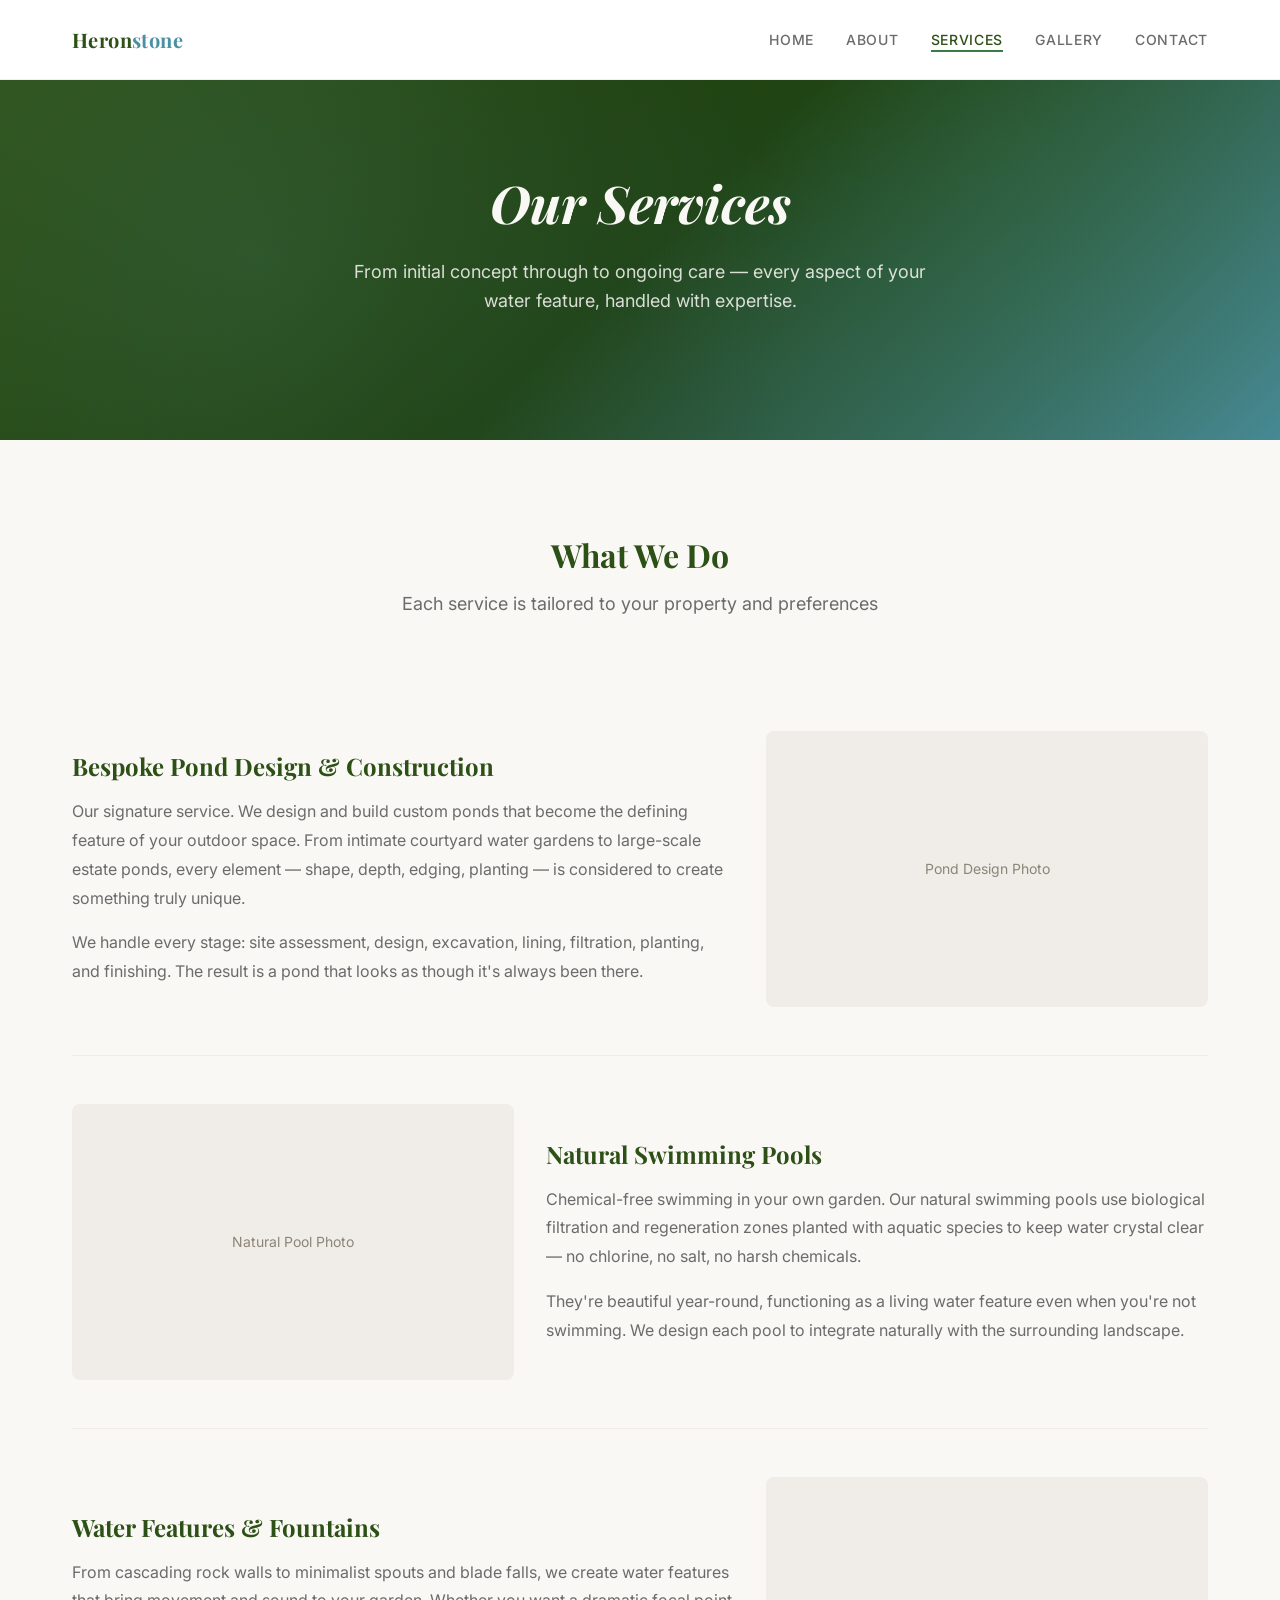
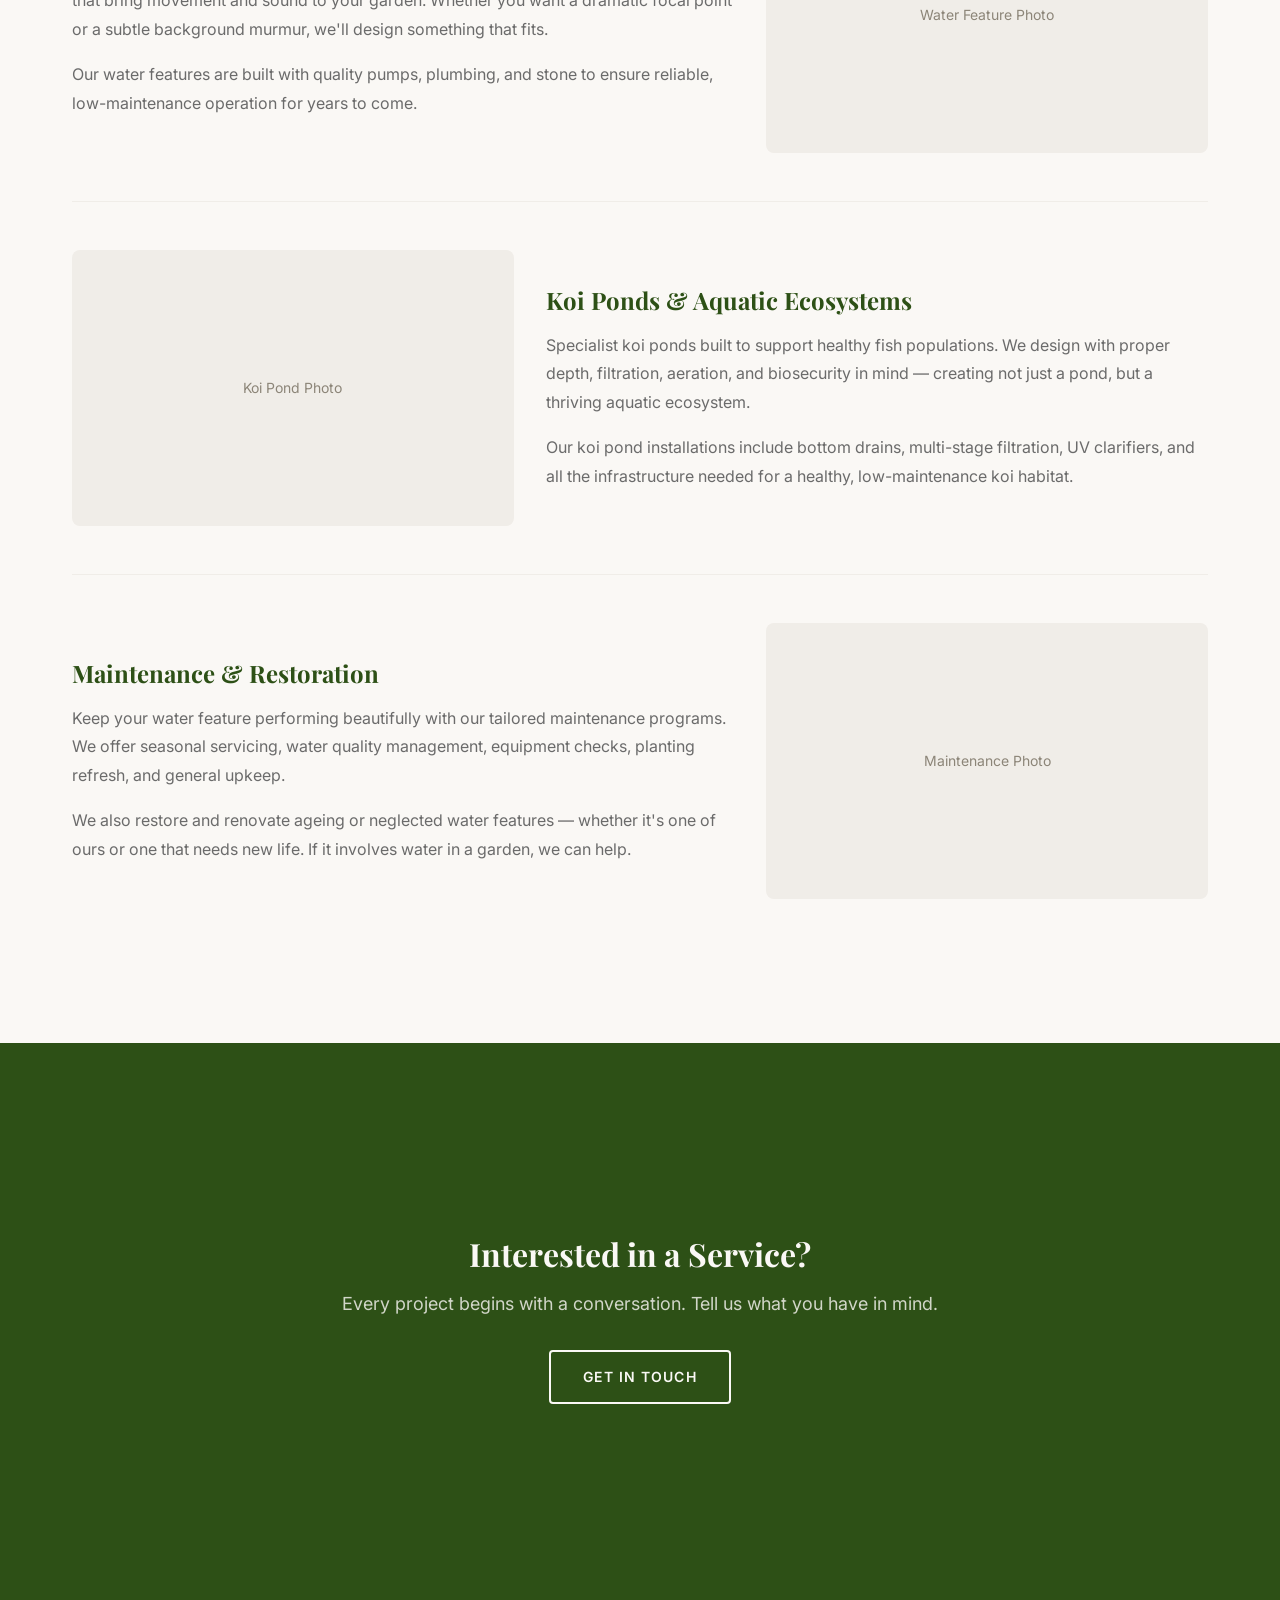
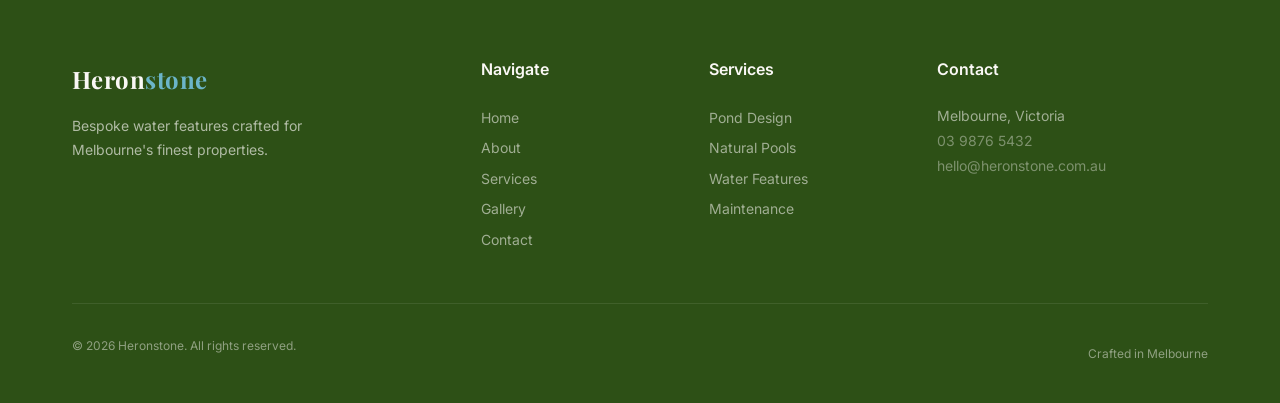
<file: services.html>
<!DOCTYPE html>
<html lang="en">
<head>
  <meta charset="UTF-8">
  <meta name="viewport" content="width=device-width, initial-scale=1.0">
  <title>Services — Heronstone</title>
  <meta name="description" content="Heronstone offers bespoke pond design, natural swimming pools, water features, koi ponds, and maintenance services across Melbourne.">
  <link rel="preconnect" href="https://fonts.googleapis.com">
  <link rel="preconnect" href="https://fonts.gstatic.com" crossorigin>
  <link href="https://fonts.googleapis.com/css2?family=Inter:wght@400;500;600&family=Playfair+Display:ital,wght@0,700;1,700&display=swap" rel="stylesheet">
  <link rel="stylesheet" href="css/styles.css">
</head>
<body>

  <!-- Header -->
  <header class="header">
    <div class="container">
      <a href="index.html" class="logo">Heron<span>stone</span></a>
      <nav>
        <ul class="nav-links">
          <li><a href="index.html">Home</a></li>
          <li><a href="about.html">About</a></li>
          <li><a href="services.html" class="active">Services</a></li>
          <li><a href="gallery.html">Gallery</a></li>
          <li><a href="contact.html">Contact</a></li>
        </ul>
      </nav>
      <button class="nav-toggle" aria-label="Toggle navigation">
        <span></span>
        <span></span>
        <span></span>
      </button>
    </div>
    <div class="nav-overlay"></div>
  </header>

  <!-- Hero -->
  <section class="hero hero--page">
    <div class="hero__bg"></div>
    <div class="hero__bg--pattern"></div>
    <div class="hero__content">
      <h1>Our Services</h1>
      <p>From initial concept through to ongoing care — every aspect of your water feature, handled with expertise.</p>
    </div>
  </section>

  <!-- Services -->
  <section class="section">
    <div class="container">
      <div class="section-header fade-in">
        <h2>What We Do</h2>
        <p>Each service is tailored to your property and preferences</p>
      </div>

      <div class="service-card fade-in">
        <div class="service-card__image">
          <span>Pond Design Photo</span>
        </div>
        <div class="service-card__content">
          <h3>Bespoke Pond Design & Construction</h3>
          <p>Our signature service. We design and build custom ponds that become the defining feature of your outdoor space. From intimate courtyard water gardens to large-scale estate ponds, every element — shape, depth, edging, planting — is considered to create something truly unique.</p>
          <p>We handle every stage: site assessment, design, excavation, lining, filtration, planting, and finishing. The result is a pond that looks as though it's always been there.</p>
        </div>
      </div>

      <div class="service-card fade-in">
        <div class="service-card__image">
          <span>Natural Pool Photo</span>
        </div>
        <div class="service-card__content">
          <h3>Natural Swimming Pools</h3>
          <p>Chemical-free swimming in your own garden. Our natural swimming pools use biological filtration and regeneration zones planted with aquatic species to keep water crystal clear — no chlorine, no salt, no harsh chemicals.</p>
          <p>They're beautiful year-round, functioning as a living water feature even when you're not swimming. We design each pool to integrate naturally with the surrounding landscape.</p>
        </div>
      </div>

      <div class="service-card fade-in">
        <div class="service-card__image">
          <span>Water Feature Photo</span>
        </div>
        <div class="service-card__content">
          <h3>Water Features & Fountains</h3>
          <p>From cascading rock walls to minimalist spouts and blade falls, we create water features that bring movement and sound to your garden. Whether you want a dramatic focal point or a subtle background murmur, we'll design something that fits.</p>
          <p>Our water features are built with quality pumps, plumbing, and stone to ensure reliable, low-maintenance operation for years to come.</p>
        </div>
      </div>

      <div class="service-card fade-in">
        <div class="service-card__image">
          <span>Koi Pond Photo</span>
        </div>
        <div class="service-card__content">
          <h3>Koi Ponds & Aquatic Ecosystems</h3>
          <p>Specialist koi ponds built to support healthy fish populations. We design with proper depth, filtration, aeration, and biosecurity in mind — creating not just a pond, but a thriving aquatic ecosystem.</p>
          <p>Our koi pond installations include bottom drains, multi-stage filtration, UV clarifiers, and all the infrastructure needed for a healthy, low-maintenance koi habitat.</p>
        </div>
      </div>

      <div class="service-card fade-in">
        <div class="service-card__image">
          <span>Maintenance Photo</span>
        </div>
        <div class="service-card__content">
          <h3>Maintenance & Restoration</h3>
          <p>Keep your water feature performing beautifully with our tailored maintenance programs. We offer seasonal servicing, water quality management, equipment checks, planting refresh, and general upkeep.</p>
          <p>We also restore and renovate ageing or neglected water features — whether it's one of ours or one that needs new life. If it involves water in a garden, we can help.</p>
        </div>
      </div>
    </div>
  </section>

  <!-- CTA -->
  <section class="section section--green">
    <div class="container">
      <div class="cta fade-in">
        <h2>Interested in a Service?</h2>
        <p>Every project begins with a conversation. Tell us what you have in mind.</p>
        <a href="contact.html" class="btn btn--outline">Get in Touch</a>
      </div>
    </div>
  </section>

  <!-- Footer -->
  <footer class="footer">
    <div class="container">
      <div class="footer-grid">
        <div class="footer-brand">
          <a href="index.html" class="logo">Heron<span>stone</span></a>
          <p>Bespoke water features crafted for Melbourne's finest properties.</p>
        </div>
        <div>
          <h4>Navigate</h4>
          <ul class="footer-links">
            <li><a href="index.html">Home</a></li>
            <li><a href="about.html">About</a></li>
            <li><a href="services.html">Services</a></li>
            <li><a href="gallery.html">Gallery</a></li>
            <li><a href="contact.html">Contact</a></li>
          </ul>
        </div>
        <div>
          <h4>Services</h4>
          <ul class="footer-links">
            <li><a href="services.html">Pond Design</a></li>
            <li><a href="services.html">Natural Pools</a></li>
            <li><a href="services.html">Water Features</a></li>
            <li><a href="services.html">Maintenance</a></li>
          </ul>
        </div>
        <div class="footer-contact">
          <h4>Contact</h4>
          <p>
            Melbourne, Victoria<br>
            <a href="tel:+61398765432">03 9876 5432</a><br>
            <a href="mailto:hello@heronstone.com.au">hello@heronstone.com.au</a>
          </p>
        </div>
      </div>
      <div class="footer-bottom">
        <p>&copy; 2026 Heronstone. All rights reserved.</p>
        <p>Crafted in Melbourne</p>
      </div>
    </div>
  </footer>

  <script src="js/main.js"></script>
</body>
</html>
</file>
<file: css/styles.css>
/* ============================================
   HERONSTONE — Styles
   ============================================ */

/* 1. Reset / Base
   -------------------------------------------- */
*,
*::before,
*::after {
  box-sizing: border-box;
  margin: 0;
  padding: 0;
}

html {
  scroll-behavior: smooth;
  -webkit-text-size-adjust: 100%;
}

body {
  min-height: 100vh;
  line-height: 1.6;
  font-family: var(--font-body);
  font-size: var(--text-base);
  color: var(--color-text);
  background-color: var(--color-bg);
  -webkit-font-smoothing: antialiased;
  -moz-osx-font-smoothing: grayscale;
}

img {
  max-width: 100%;
  height: auto;
  display: block;
}

a {
  color: inherit;
  text-decoration: none;
}

ul, ol {
  list-style: none;
}

button {
  font: inherit;
  cursor: pointer;
  border: none;
  background: none;
}

input, textarea, select {
  font: inherit;
}

/* 2. Custom Properties
   -------------------------------------------- */
:root {
  /* Colors */
  --color-green-dark: #2D5016;
  --color-green: #3A7D44;
  --color-green-light: #5A9E64;
  --color-blue: #4A90A4;
  --color-blue-light: #6BB5C9;
  --color-blue-pale: #E8F4F8;
  --color-cream: #FAF8F5;
  --color-stone: #F0EDE8;
  --color-warm-grey: #8C8578;
  --color-warm-grey-light: #B8B2A8;
  --color-warm-grey-dark: #5C564E;
  --color-text: #2C2C2C;
  --color-text-light: #6B6B6B;
  --color-bg: #FAF8F5;
  --color-white: #FFFFFF;
  --color-overlay: rgba(0, 0, 0, 0.75);

  /* Typography */
  --font-heading: 'Playfair Display', Georgia, 'Times New Roman', serif;
  --font-body: 'Inter', -apple-system, BlinkMacSystemFont, 'Segoe UI', sans-serif;

  --text-xs: 0.75rem;
  --text-sm: 0.875rem;
  --text-base: 1rem;
  --text-lg: 1.125rem;
  --text-xl: 1.25rem;
  --text-2xl: 1.5rem;
  --text-3xl: 2rem;
  --text-4xl: 2.5rem;
  --text-5xl: 3.25rem;

  /* Spacing */
  --space-xs: 0.25rem;
  --space-sm: 0.5rem;
  --space-md: 1rem;
  --space-lg: 1.5rem;
  --space-xl: 2rem;
  --space-2xl: 3rem;
  --space-3xl: 4rem;
  --space-4xl: 6rem;
  --space-5xl: 8rem;

  /* Layout */
  --container-max: 1200px;
  --container-narrow: 800px;
  --header-height: 80px;
  --border-radius: 4px;
  --border-radius-lg: 8px;

  /* Transitions */
  --transition-fast: 150ms ease;
  --transition-base: 300ms ease;
  --transition-slow: 500ms ease;

  /* Shadows */
  --shadow-sm: 0 1px 3px rgba(0, 0, 0, 0.08);
  --shadow-md: 0 4px 12px rgba(0, 0, 0, 0.1);
  --shadow-lg: 0 8px 30px rgba(0, 0, 0, 0.12);
}

/* 3. Typography
   -------------------------------------------- */
h1, h2, h3, h4, h5, h6 {
  font-family: var(--font-heading);
  font-weight: 700;
  line-height: 1.2;
  color: var(--color-green-dark);
}

h1 { font-size: var(--text-4xl); }
h2 { font-size: var(--text-3xl); }
h3 { font-size: var(--text-2xl); }
h4 { font-size: var(--text-xl); }

p {
  margin-bottom: var(--space-md);
}

p:last-child {
  margin-bottom: 0;
}

.text-light {
  color: var(--color-text-light);
}

.lead {
  font-size: var(--text-lg);
  line-height: 1.7;
  color: var(--color-text-light);
}

/* 4. Layout Utilities
   -------------------------------------------- */
.container {
  width: 100%;
  max-width: var(--container-max);
  margin: 0 auto;
  padding: 0 var(--space-xl);
}

.container--narrow {
  max-width: var(--container-narrow);
}

.section {
  padding: var(--space-4xl) 0;
}

.section--stone {
  background-color: var(--color-stone);
}

.section--green {
  background-color: var(--color-green-dark);
  color: var(--color-cream);
}

.section--green h2,
.section--green h3 {
  color: var(--color-cream);
}

.grid {
  display: grid;
  gap: var(--space-xl);
}

.grid--2 {
  grid-template-columns: 1fr;
}

.grid--3 {
  grid-template-columns: 1fr;
}

.text-center {
  text-align: center;
}

.section-header {
  text-align: center;
  margin-bottom: var(--space-3xl);
}

.section-header p {
  margin-top: var(--space-md);
  color: var(--color-text-light);
  font-size: var(--text-lg);
  max-width: 600px;
  margin-left: auto;
  margin-right: auto;
}

/* Scroll animations */
.fade-in {
  opacity: 0;
  transform: translateY(20px);
  transition: opacity var(--transition-slow), transform var(--transition-slow);
}

.fade-in.visible {
  opacity: 1;
  transform: translateY(0);
}

/* 5. Header & Navigation
   -------------------------------------------- */
.header {
  position: sticky;
  top: 0;
  z-index: 100;
  background-color: var(--color-white);
  border-bottom: 1px solid rgba(0, 0, 0, 0.06);
  height: var(--header-height);
  transition: box-shadow var(--transition-base);
}

.header.scrolled {
  box-shadow: var(--shadow-sm);
}

.header .container {
  display: flex;
  align-items: center;
  justify-content: space-between;
  height: 100%;
}

.logo {
  font-family: var(--font-heading);
  font-size: var(--text-xl);
  font-weight: 700;
  color: var(--color-green-dark);
  letter-spacing: 0.02em;
}

.logo span {
  color: var(--color-blue);
}

.nav-links {
  display: flex;
  gap: var(--space-xl);
  align-items: center;
}

.nav-links a {
  font-size: var(--text-sm);
  font-weight: 500;
  color: var(--color-text-light);
  transition: color var(--transition-fast);
  text-transform: uppercase;
  letter-spacing: 0.05em;
  position: relative;
}

.nav-links a::after {
  content: '';
  position: absolute;
  bottom: -4px;
  left: 0;
  width: 0;
  height: 2px;
  background-color: var(--color-green);
  transition: width var(--transition-base);
}

.nav-links a:hover,
.nav-links a.active {
  color: var(--color-green-dark);
}

.nav-links a:hover::after,
.nav-links a.active::after {
  width: 100%;
}

.nav-toggle {
  display: none;
  flex-direction: column;
  gap: 5px;
  padding: var(--space-sm);
  z-index: 110;
}

.nav-toggle span {
  display: block;
  width: 24px;
  height: 2px;
  background-color: var(--color-text);
  transition: transform var(--transition-base), opacity var(--transition-fast);
}

.nav-toggle.active span:nth-child(1) {
  transform: translateY(7px) rotate(45deg);
}

.nav-toggle.active span:nth-child(2) {
  opacity: 0;
}

.nav-toggle.active span:nth-child(3) {
  transform: translateY(-7px) rotate(-45deg);
}

/* 6. Hero Sections
   -------------------------------------------- */
.hero {
  position: relative;
  display: flex;
  align-items: center;
  justify-content: center;
  min-height: 70vh;
  background-color: var(--color-green-dark);
  overflow: hidden;
}

.hero--home {
  min-height: 85vh;
}

.hero--page {
  min-height: 40vh;
}

.hero__bg {
  position: absolute;
  inset: 0;
  background: linear-gradient(135deg, var(--color-green-dark) 0%, #1a3a0a 50%, var(--color-blue) 100%);
  opacity: 0.9;
}

.hero__bg--pattern {
  position: absolute;
  inset: 0;
  background-image:
    radial-gradient(circle at 20% 50%, rgba(106, 181, 201, 0.15) 0%, transparent 50%),
    radial-gradient(circle at 80% 20%, rgba(58, 125, 68, 0.2) 0%, transparent 40%),
    radial-gradient(circle at 60% 80%, rgba(74, 144, 164, 0.1) 0%, transparent 45%);
}

.hero__content {
  position: relative;
  z-index: 1;
  text-align: center;
  padding: var(--space-3xl) var(--space-xl);
  max-width: 800px;
}

.hero__content h1 {
  color: var(--color-cream);
  font-size: var(--text-5xl);
  margin-bottom: var(--space-lg);
  font-style: italic;
}

.hero__content p {
  color: rgba(250, 248, 245, 0.85);
  font-size: var(--text-lg);
  max-width: 600px;
  margin: 0 auto var(--space-xl);
}

/* 7. Buttons
   -------------------------------------------- */
.btn {
  display: inline-block;
  padding: 0.85rem 2rem;
  font-size: var(--text-sm);
  font-weight: 600;
  text-transform: uppercase;
  letter-spacing: 0.08em;
  border-radius: var(--border-radius);
  transition: all var(--transition-base);
  cursor: pointer;
  border: 2px solid transparent;
}

.btn--primary {
  background-color: var(--color-green);
  color: var(--color-white);
  border-color: var(--color-green);
}

.btn--primary:hover {
  background-color: var(--color-green-dark);
  border-color: var(--color-green-dark);
}

.btn--outline {
  background-color: transparent;
  color: var(--color-cream);
  border-color: var(--color-cream);
}

.btn--outline:hover {
  background-color: var(--color-cream);
  color: var(--color-green-dark);
}

.btn--outline-dark {
  background-color: transparent;
  color: var(--color-green-dark);
  border-color: var(--color-green-dark);
}

.btn--outline-dark:hover {
  background-color: var(--color-green-dark);
  color: var(--color-cream);
}

/* 8. Content Sections
   -------------------------------------------- */
.intro {
  max-width: 700px;
  margin: 0 auto;
  text-align: center;
}

.intro p {
  font-size: var(--text-lg);
  color: var(--color-text-light);
  line-height: 1.8;
}

/* Feature cards */
.feature-card {
  text-align: center;
  padding: var(--space-2xl);
}

.feature-card__icon {
  width: 64px;
  height: 64px;
  margin: 0 auto var(--space-lg);
  background-color: var(--color-blue-pale);
  border-radius: 50%;
  display: flex;
  align-items: center;
  justify-content: center;
}

.feature-card__icon svg {
  width: 28px;
  height: 28px;
  stroke: var(--color-blue);
  fill: none;
  stroke-width: 1.5;
  stroke-linecap: round;
  stroke-linejoin: round;
}

.feature-card h3 {
  margin-bottom: var(--space-md);
  font-size: var(--text-xl);
}

.feature-card p {
  color: var(--color-text-light);
  font-size: var(--text-sm);
  line-height: 1.7;
}

/* Featured project */
.featured-project {
  display: grid;
  grid-template-columns: 1fr;
  gap: var(--space-2xl);
  align-items: center;
}

.featured-project__image {
  aspect-ratio: 4 / 3;
  background-color: var(--color-stone);
  border-radius: var(--border-radius-lg);
  display: flex;
  align-items: center;
  justify-content: center;
  color: var(--color-warm-grey);
  font-size: var(--text-sm);
  overflow: hidden;
}

.featured-project__content h2 {
  margin-bottom: var(--space-md);
}

.featured-project__content p {
  color: var(--color-text-light);
  margin-bottom: var(--space-xl);
  line-height: 1.8;
}

/* CTA section */
.cta {
  text-align: center;
  padding: var(--space-4xl) 0;
}

.cta h2 {
  margin-bottom: var(--space-md);
}

.cta p {
  color: rgba(250, 248, 245, 0.8);
  margin-bottom: var(--space-xl);
  font-size: var(--text-lg);
}

/* About page */
.about-content {
  display: grid;
  grid-template-columns: 1fr;
  gap: var(--space-3xl);
  align-items: center;
}

.about-content__text h2 {
  margin-bottom: var(--space-lg);
}

.about-content__text p {
  color: var(--color-text-light);
  line-height: 1.8;
  margin-bottom: var(--space-md);
}

.about-content__image {
  aspect-ratio: 4 / 3;
  background-color: var(--color-stone);
  border-radius: var(--border-radius-lg);
  display: flex;
  align-items: center;
  justify-content: center;
  color: var(--color-warm-grey);
  font-size: var(--text-sm);
}

.philosophy-grid {
  display: grid;
  grid-template-columns: 1fr;
  gap: var(--space-xl);
}

.philosophy-card {
  padding: var(--space-2xl);
  background-color: var(--color-white);
  border-radius: var(--border-radius-lg);
  box-shadow: var(--shadow-sm);
}

.philosophy-card h3 {
  margin-bottom: var(--space-md);
  font-size: var(--text-xl);
}

.philosophy-card p {
  color: var(--color-text-light);
  line-height: 1.7;
}

.team-member {
  text-align: center;
  max-width: 500px;
  margin: 0 auto;
}

.team-member__photo {
  width: 180px;
  height: 180px;
  border-radius: 50%;
  background-color: var(--color-stone);
  margin: 0 auto var(--space-lg);
  display: flex;
  align-items: center;
  justify-content: center;
  color: var(--color-warm-grey);
  font-size: var(--text-sm);
}

.team-member h3 {
  margin-bottom: var(--space-xs);
}

.team-member__role {
  color: var(--color-green);
  font-size: var(--text-sm);
  font-weight: 500;
  margin-bottom: var(--space-md);
}

.team-member p:last-child {
  color: var(--color-text-light);
  line-height: 1.7;
}

/* Service cards */
.service-card {
  display: grid;
  grid-template-columns: 1fr;
  gap: var(--space-xl);
  align-items: center;
  padding: var(--space-2xl) 0;
  border-bottom: 1px solid var(--color-stone);
}

.service-card:last-child {
  border-bottom: none;
}

.service-card__image {
  aspect-ratio: 16 / 10;
  background-color: var(--color-stone);
  border-radius: var(--border-radius-lg);
  display: flex;
  align-items: center;
  justify-content: center;
  color: var(--color-warm-grey);
  font-size: var(--text-sm);
}

.service-card__content h3 {
  margin-bottom: var(--space-md);
}

.service-card__content p {
  color: var(--color-text-light);
  line-height: 1.8;
}

/* 9. Gallery & Lightbox
   -------------------------------------------- */
.gallery-grid {
  display: grid;
  grid-template-columns: repeat(auto-fill, minmax(280px, 1fr));
  gap: var(--space-lg);
}

.gallery-item {
  cursor: pointer;
  border-radius: var(--border-radius-lg);
  overflow: hidden;
  position: relative;
  background-color: var(--color-stone);
  transition: transform var(--transition-base), box-shadow var(--transition-base);
}

.gallery-item:hover {
  transform: translateY(-4px);
  box-shadow: var(--shadow-lg);
}

.gallery-item__image {
  aspect-ratio: 4 / 3;
  background-color: var(--color-stone);
  display: flex;
  align-items: center;
  justify-content: center;
  color: var(--color-warm-grey);
  font-size: var(--text-sm);
}

.gallery-item__overlay {
  position: absolute;
  bottom: 0;
  left: 0;
  right: 0;
  padding: var(--space-lg);
  background: linear-gradient(transparent, rgba(0, 0, 0, 0.7));
  color: var(--color-white);
  transform: translateY(100%);
  transition: transform var(--transition-base);
}

.gallery-item:hover .gallery-item__overlay {
  transform: translateY(0);
}

.gallery-item__overlay h3 {
  color: var(--color-white);
  font-size: var(--text-base);
  margin-bottom: var(--space-xs);
}

.gallery-item__overlay p {
  font-size: var(--text-sm);
  opacity: 0.85;
}

/* Lightbox */
.lightbox {
  position: fixed;
  inset: 0;
  z-index: 200;
  background-color: var(--color-overlay);
  display: flex;
  align-items: center;
  justify-content: center;
  opacity: 0;
  visibility: hidden;
  transition: opacity var(--transition-base), visibility var(--transition-base);
}

.lightbox.active {
  opacity: 1;
  visibility: visible;
}

.lightbox__content {
  position: relative;
  max-width: 90vw;
  max-height: 85vh;
  background-color: var(--color-white);
  border-radius: var(--border-radius-lg);
  overflow: hidden;
}

.lightbox__image {
  width: 70vw;
  max-width: 900px;
  aspect-ratio: 16 / 10;
  background-color: var(--color-stone);
  display: flex;
  align-items: center;
  justify-content: center;
  color: var(--color-warm-grey);
  font-size: var(--text-lg);
}

.lightbox__caption {
  padding: var(--space-lg) var(--space-xl);
  background-color: var(--color-white);
}

.lightbox__caption h3 {
  font-size: var(--text-lg);
  margin-bottom: var(--space-xs);
}

.lightbox__caption p {
  color: var(--color-text-light);
  font-size: var(--text-sm);
}

.lightbox__close {
  position: absolute;
  top: var(--space-md);
  right: var(--space-md);
  width: 40px;
  height: 40px;
  background-color: rgba(0, 0, 0, 0.5);
  color: var(--color-white);
  border-radius: 50%;
  display: flex;
  align-items: center;
  justify-content: center;
  font-size: var(--text-xl);
  transition: background-color var(--transition-fast);
  z-index: 1;
}

.lightbox__close:hover {
  background-color: rgba(0, 0, 0, 0.8);
}

.lightbox__nav {
  position: absolute;
  top: 50%;
  transform: translateY(-50%);
  width: 48px;
  height: 48px;
  background-color: rgba(0, 0, 0, 0.4);
  color: var(--color-white);
  border-radius: 50%;
  display: flex;
  align-items: center;
  justify-content: center;
  font-size: var(--text-xl);
  transition: background-color var(--transition-fast);
}

.lightbox__nav:hover {
  background-color: rgba(0, 0, 0, 0.7);
}

.lightbox__nav--prev {
  left: var(--space-md);
}

.lightbox__nav--next {
  right: var(--space-md);
}

/* Gallery filter */
.gallery-filters {
  display: flex;
  justify-content: center;
  gap: var(--space-sm);
  margin-bottom: var(--space-2xl);
  flex-wrap: wrap;
}

.filter-btn {
  padding: 0.5rem 1.25rem;
  font-size: var(--text-sm);
  font-weight: 500;
  color: var(--color-text-light);
  border: 1px solid var(--color-warm-grey-light);
  border-radius: 100px;
  transition: all var(--transition-fast);
}

.filter-btn:hover,
.filter-btn.active {
  background-color: var(--color-green-dark);
  color: var(--color-white);
  border-color: var(--color-green-dark);
}

/* 10. Forms
   -------------------------------------------- */
.form-grid {
  display: grid;
  grid-template-columns: 1fr;
  gap: var(--space-lg);
}

.form-group {
  display: flex;
  flex-direction: column;
  gap: var(--space-sm);
}

.form-group label {
  font-size: var(--text-sm);
  font-weight: 500;
  color: var(--color-text);
}

.form-group label .required {
  color: #c0392b;
}

.form-group input,
.form-group textarea,
.form-group select {
  padding: 0.85rem 1rem;
  border: 1px solid var(--color-warm-grey-light);
  border-radius: var(--border-radius);
  background-color: var(--color-white);
  color: var(--color-text);
  transition: border-color var(--transition-fast), box-shadow var(--transition-fast);
}

.form-group input:focus,
.form-group textarea:focus,
.form-group select:focus {
  outline: none;
  border-color: var(--color-blue);
  box-shadow: 0 0 0 3px rgba(74, 144, 164, 0.15);
}

.form-group input.error,
.form-group textarea.error {
  border-color: #c0392b;
}

.form-group .error-message {
  font-size: var(--text-xs);
  color: #c0392b;
  display: none;
}

.form-group input.error ~ .error-message,
.form-group textarea.error ~ .error-message {
  display: block;
}

.form-group textarea {
  min-height: 150px;
  resize: vertical;
}

.contact-info-grid {
  display: grid;
  grid-template-columns: 1fr;
  gap: var(--space-xl);
}

.contact-info-card {
  padding: var(--space-xl);
  background-color: var(--color-white);
  border-radius: var(--border-radius-lg);
  box-shadow: var(--shadow-sm);
}

.contact-info-card h3 {
  font-size: var(--text-lg);
  margin-bottom: var(--space-md);
  color: var(--color-green-dark);
}

.contact-info-card p,
.contact-info-card li {
  color: var(--color-text-light);
  font-size: var(--text-sm);
  line-height: 1.8;
}

.contact-info-card a {
  color: var(--color-blue);
  transition: color var(--transition-fast);
}

.contact-info-card a:hover {
  color: var(--color-green);
}

.map-placeholder {
  aspect-ratio: 16 / 9;
  background-color: var(--color-stone);
  border-radius: var(--border-radius-lg);
  display: flex;
  align-items: center;
  justify-content: center;
  color: var(--color-warm-grey);
  font-size: var(--text-sm);
}

.form-success {
  display: none;
  text-align: center;
  padding: var(--space-2xl);
  background-color: var(--color-blue-pale);
  border-radius: var(--border-radius-lg);
}

.form-success.visible {
  display: block;
}

.form-success h3 {
  color: var(--color-green);
  margin-bottom: var(--space-md);
}

/* 11. Footer
   -------------------------------------------- */
.footer {
  background-color: var(--color-green-dark);
  color: rgba(250, 248, 245, 0.8);
  padding: var(--space-3xl) 0 var(--space-xl);
}

.footer-grid {
  display: grid;
  grid-template-columns: 1fr;
  gap: var(--space-2xl);
  margin-bottom: var(--space-2xl);
}

.footer-brand .logo {
  color: var(--color-cream);
  font-size: var(--text-2xl);
  margin-bottom: var(--space-md);
  display: inline-block;
}

.footer-brand .logo span {
  color: var(--color-blue-light);
}

.footer-brand p {
  font-size: var(--text-sm);
  line-height: 1.7;
  opacity: 0.8;
  max-width: 300px;
}

.footer h4 {
  color: var(--color-cream);
  font-size: var(--text-base);
  margin-bottom: var(--space-lg);
  font-family: var(--font-body);
  font-weight: 600;
}

.footer-links a {
  display: block;
  font-size: var(--text-sm);
  padding: var(--space-xs) 0;
  opacity: 0.7;
  transition: opacity var(--transition-fast);
}

.footer-links a:hover {
  opacity: 1;
}

.footer-contact p {
  font-size: var(--text-sm);
  opacity: 0.7;
  line-height: 1.8;
}

.footer-contact a {
  opacity: 0.7;
  transition: opacity var(--transition-fast);
}

.footer-contact a:hover {
  opacity: 1;
}

.footer-bottom {
  border-top: 1px solid rgba(250, 248, 245, 0.15);
  padding-top: var(--space-xl);
  display: flex;
  flex-direction: column;
  align-items: center;
  gap: var(--space-md);
  font-size: var(--text-xs);
  opacity: 0.6;
}

/* 12. Responsive Breakpoints
   -------------------------------------------- */

/* Tablet (768px+) */
@media (min-width: 768px) {
  h1 { font-size: var(--text-4xl); }
  h2 { font-size: var(--text-3xl); }

  .grid--2 {
    grid-template-columns: 1fr 1fr;
  }

  .grid--3 {
    grid-template-columns: 1fr 1fr;
  }

  .featured-project {
    grid-template-columns: 1fr 1fr;
  }

  .about-content {
    grid-template-columns: 1fr 1fr;
  }

  .philosophy-grid {
    grid-template-columns: 1fr 1fr;
  }

  .service-card {
    grid-template-columns: 2fr 3fr;
  }

  .service-card:nth-child(even) {
    direction: rtl;
  }

  .service-card:nth-child(even) > * {
    direction: ltr;
  }

  .form-grid--2col {
    grid-template-columns: 1fr 1fr;
  }

  .contact-info-grid {
    grid-template-columns: 1fr 1fr;
  }

  .footer-grid {
    grid-template-columns: 2fr 1fr 1fr;
  }

  .footer-bottom {
    flex-direction: row;
    justify-content: space-between;
  }
}

/* Desktop (1024px+) */
@media (min-width: 1024px) {
  h1 { font-size: var(--text-5xl); }

  .grid--3 {
    grid-template-columns: 1fr 1fr 1fr;
  }

  .philosophy-grid {
    grid-template-columns: 1fr 1fr 1fr;
  }

  .contact-info-grid {
    grid-template-columns: repeat(3, 1fr);
  }

  .footer-grid {
    grid-template-columns: 2fr 1fr 1fr 1.5fr;
  }
}

/* Mobile nav */
@media (max-width: 767px) {
  .nav-toggle {
    display: flex;
  }

  .nav-links {
    position: fixed;
    top: 0;
    right: 0;
    width: 280px;
    height: 100vh;
    background-color: var(--color-white);
    flex-direction: column;
    align-items: flex-start;
    padding: calc(var(--header-height) + var(--space-xl)) var(--space-xl) var(--space-xl);
    gap: var(--space-md);
    transform: translateX(100%);
    transition: transform var(--transition-base);
    box-shadow: var(--shadow-lg);
  }

  .nav-links.open {
    transform: translateX(0);
  }

  .nav-links a {
    font-size: var(--text-base);
    padding: var(--space-sm) 0;
  }

  .hero__content h1 {
    font-size: var(--text-3xl);
  }

  .hero--home {
    min-height: 70vh;
  }

  .hero--page {
    min-height: 30vh;
  }

  .lightbox__image {
    width: 90vw;
  }

  .lightbox__nav {
    width: 36px;
    height: 36px;
    font-size: var(--text-base);
  }
}

/* Mobile overlay when nav is open */
.nav-overlay {
  position: fixed;
  inset: 0;
  background-color: rgba(0, 0, 0, 0.4);
  z-index: 90;
  opacity: 0;
  visibility: hidden;
  transition: opacity var(--transition-base), visibility var(--transition-base);
}

.nav-overlay.active {
  opacity: 1;
  visibility: visible;
}
</file>
